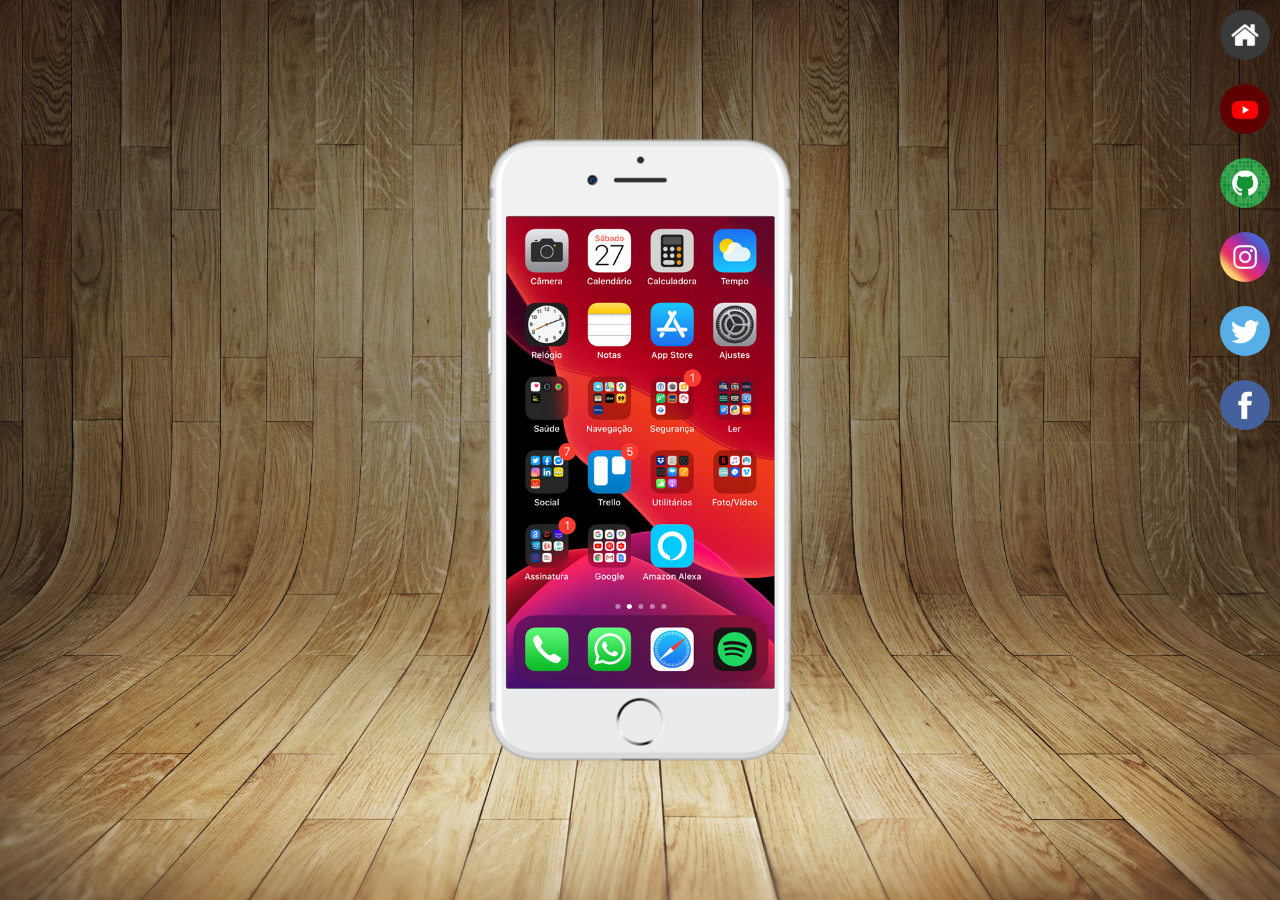
<file: index.html>
<!DOCTYPE html>
<html lang="pt-br">
  <head>
    <meta charset="UTF-8" />
    <meta http-equiv="X-UA-Compatible" content="IE=edge" />
    <meta name="viewport" content="width=device-width, initial-scale=1.0" />
    <title>Projeto social</title>
    <link rel="shortcut icon" href="favicon.ico" type="image/x-icon" />
    <link rel="stylesheet" href="style.css" />
  </head>
  <body>
    <main>
      <section id="telefone">
        <iframe
          src="pages/home-page.html"
          frameborder="0"
          id="tela"
          name="tela"
        ></iframe>
      </section>

      <section class="redes__socias">
        <a href="./pages/home-page.html" target="tela"
          ><img src="imagens/logo-home.jpg" alt="" /></a
        ><br />
        <a href="./pages/youtube-page.html" target="tela"
          ><img src="imagens/logo-youtube.jpg" alt="" /></a
        ><br />
        <a href="./pages/github-page.html" target="tela"
          ><img src="imagens/logo-github.jpg" alt="" /></a
        ><br />
        <a href="./pages/instagram-page.html" target="tela"
          ><img src="imagens/logo-instagram.jpg" alt="" /></a
        ><br />
        <a href="./pages/twitter-page.html" target="tela"
          ><img src="imagens/logo-twitter.jpg" alt="" /></a
        ><br />
        <a href="./pages/facebook-page.html" target="tela"
          ><img src="imagens/logo-facebook.jpg" alt="" /></a
        ><br />
      </section>
    </main>
  </body>
</html>
</file>
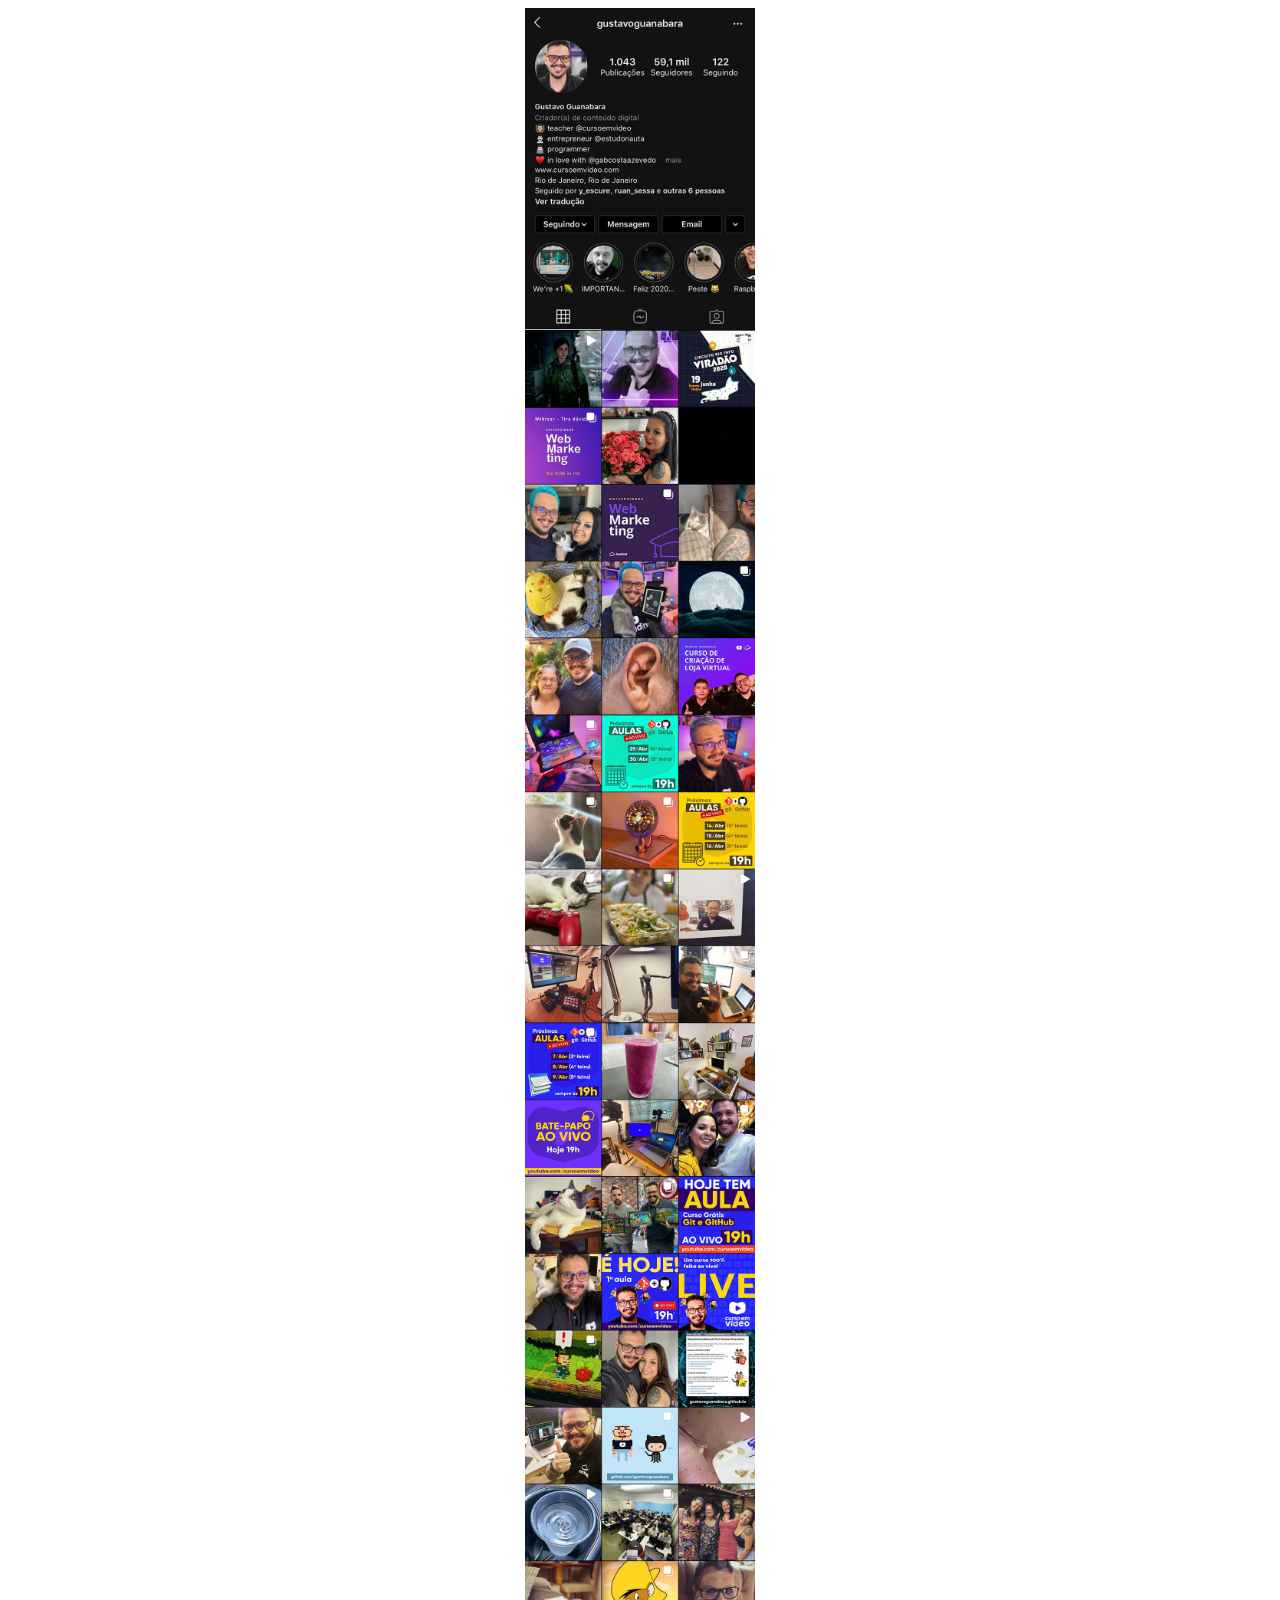
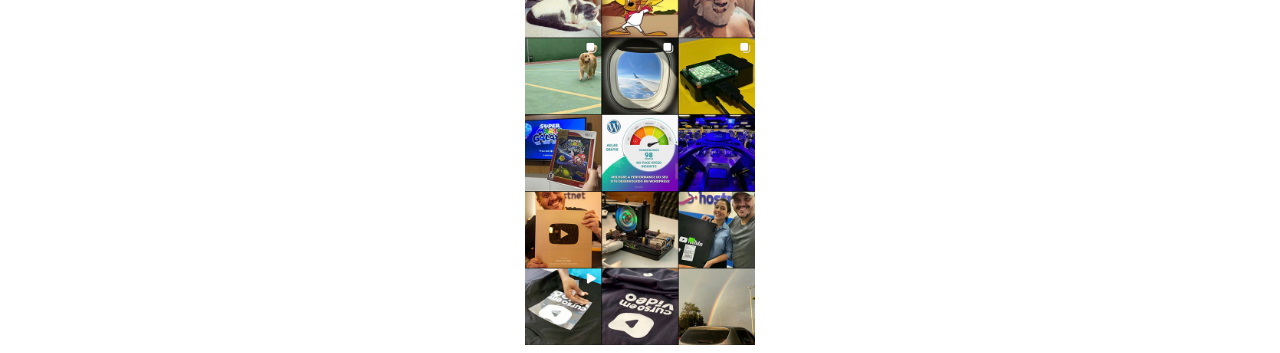
<file: instagram.html>
<!DOCTYPE html>
<html lang="pt-br">
<head>
    <meta charset="UTF-8">
    <meta http-equiv="X-UA-Compatible" content="IE=edge">
    <meta name="viewport" content="width=device-width, initial-scale=1.0">
    <title>Document</title>
    <style>
        img{
            display: block;
            margin: auto;
            width: 230px;
        }
    </style>
</head>
<body>
    <img src="imagens/tela-instagram.jpg" alt="">
</body>
</html>
</file>
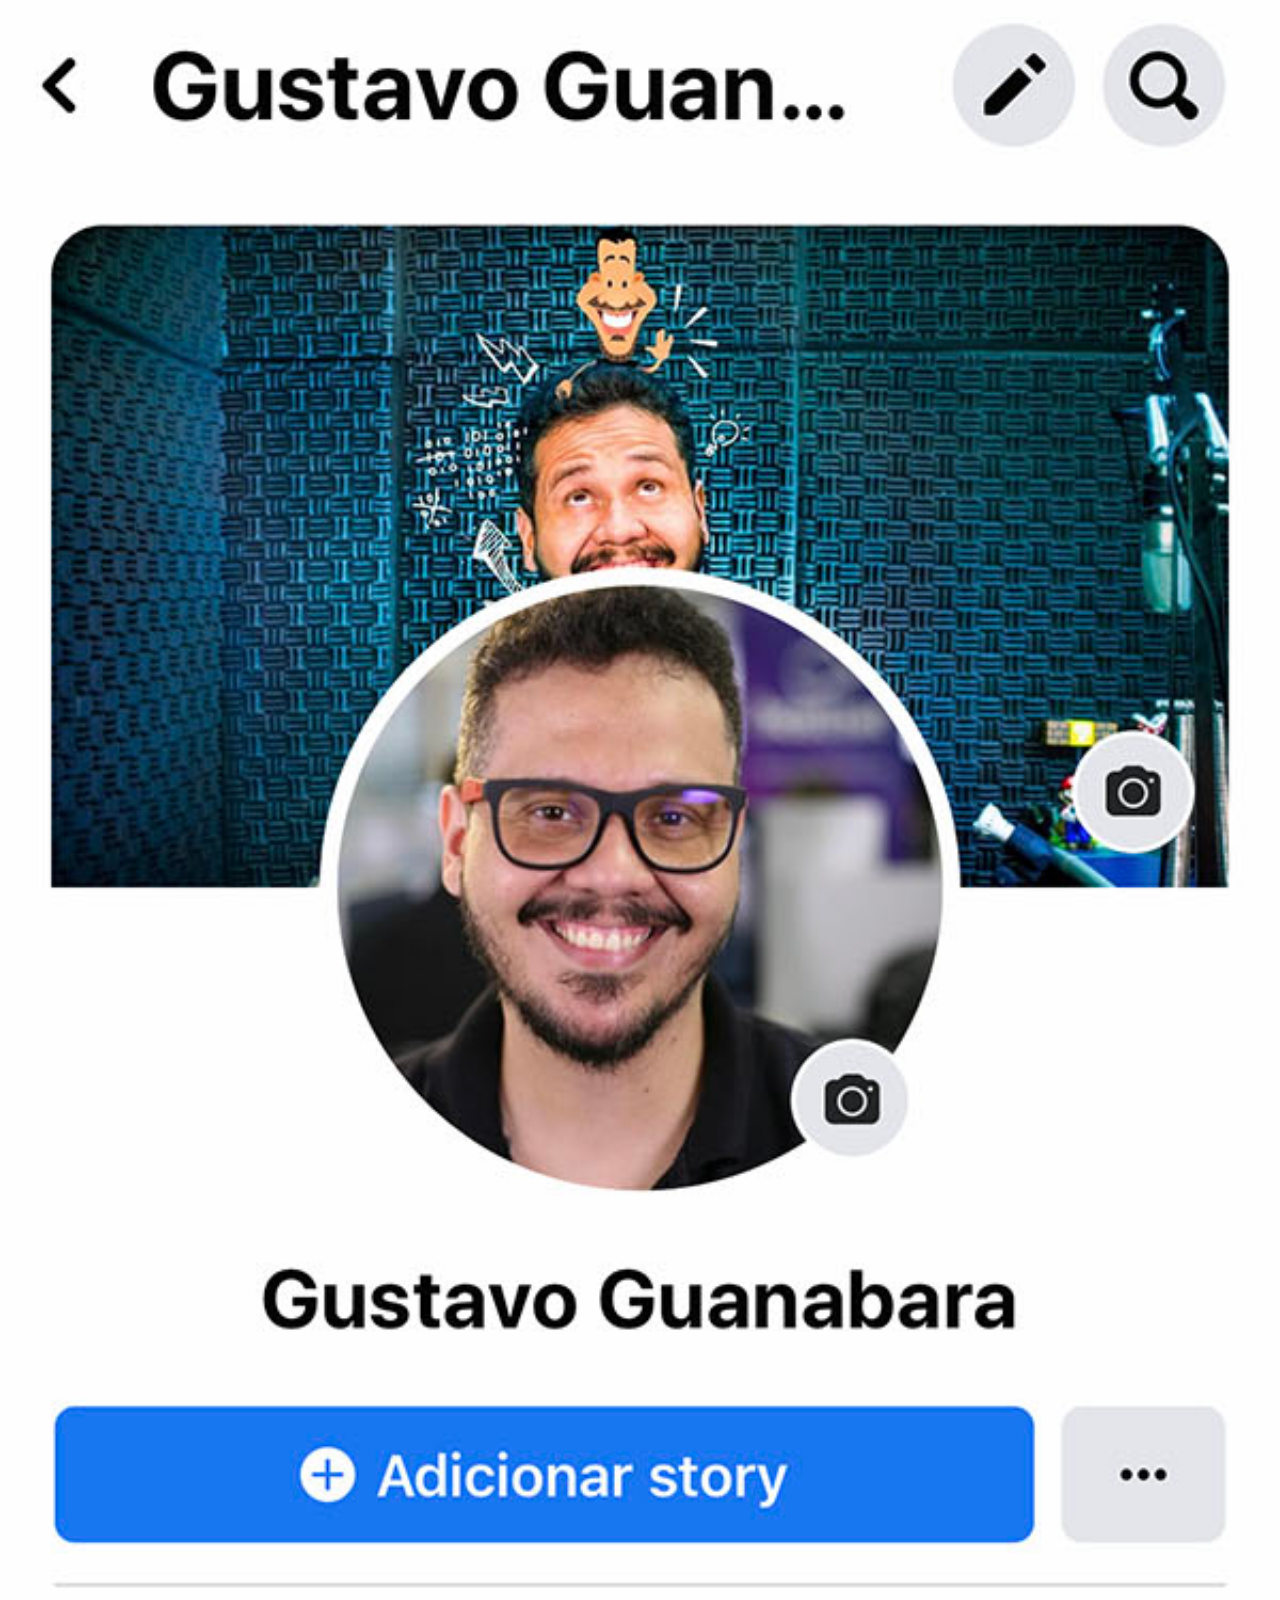
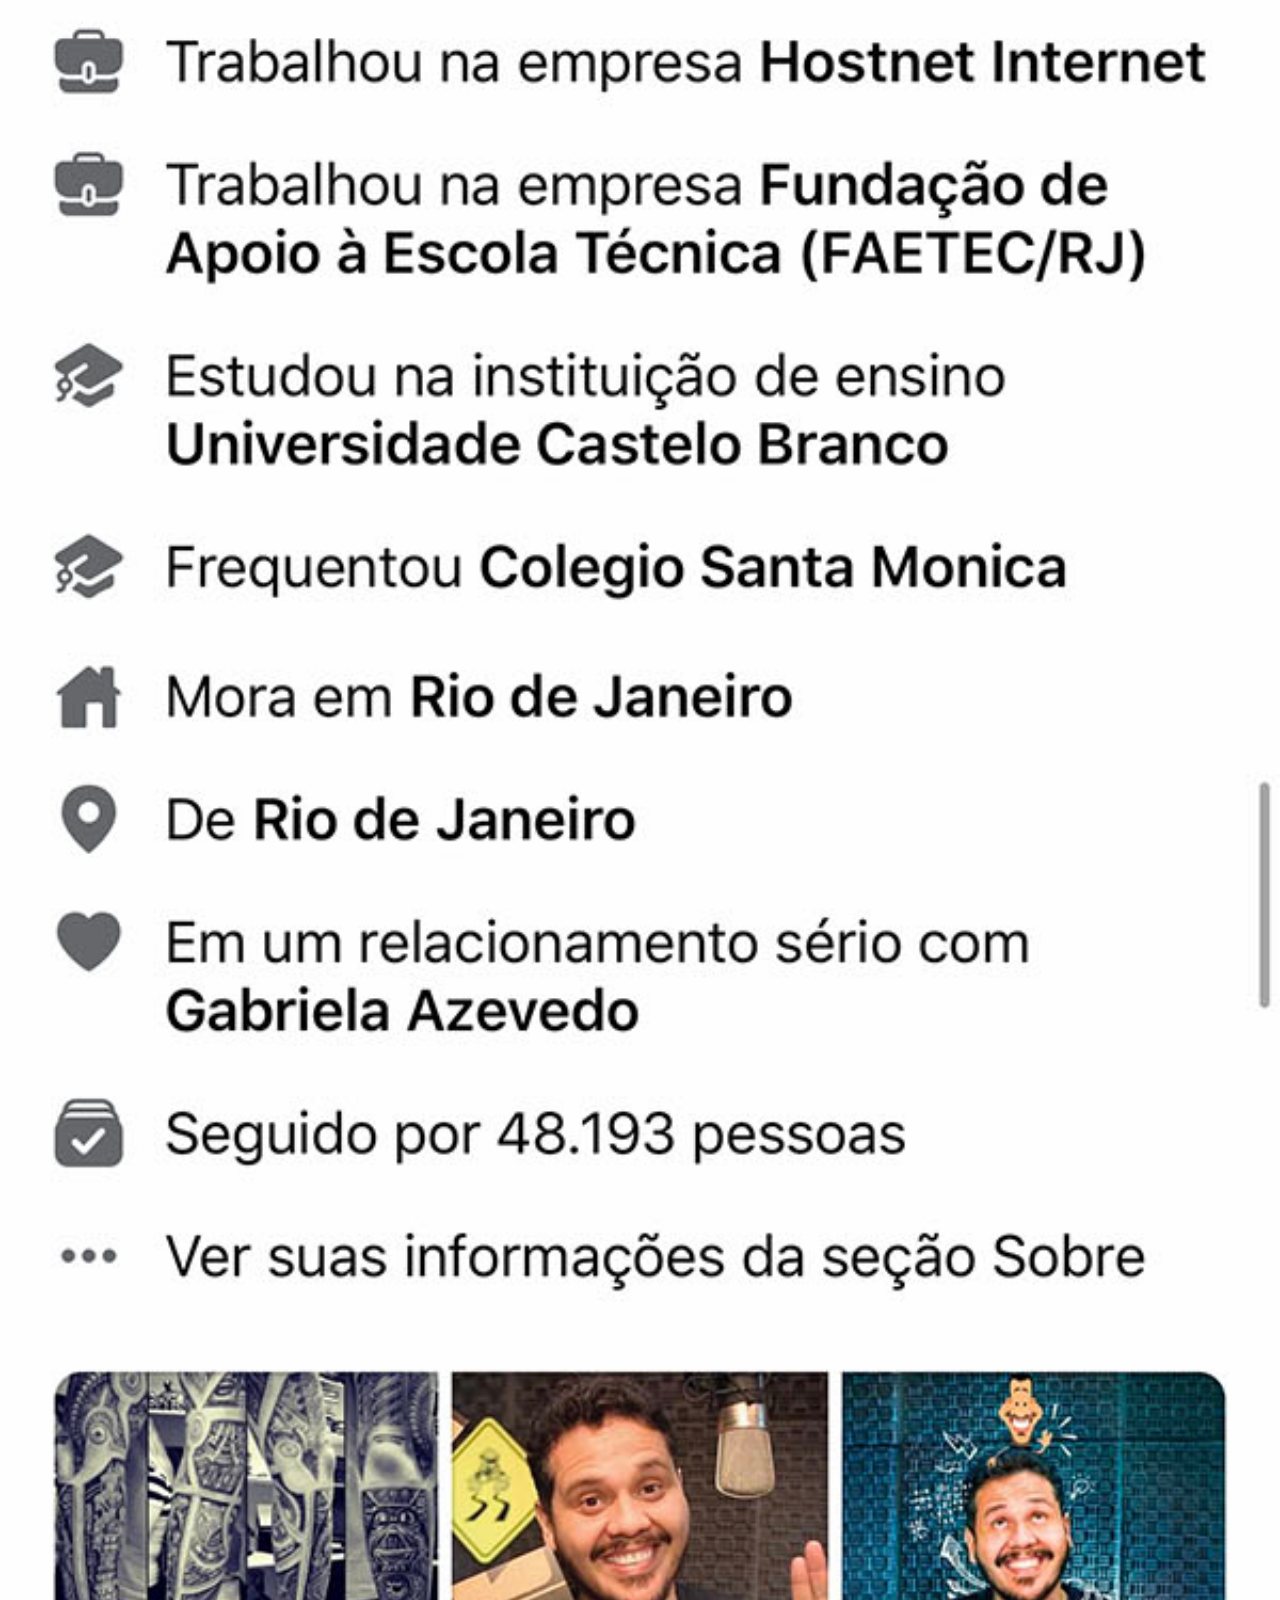
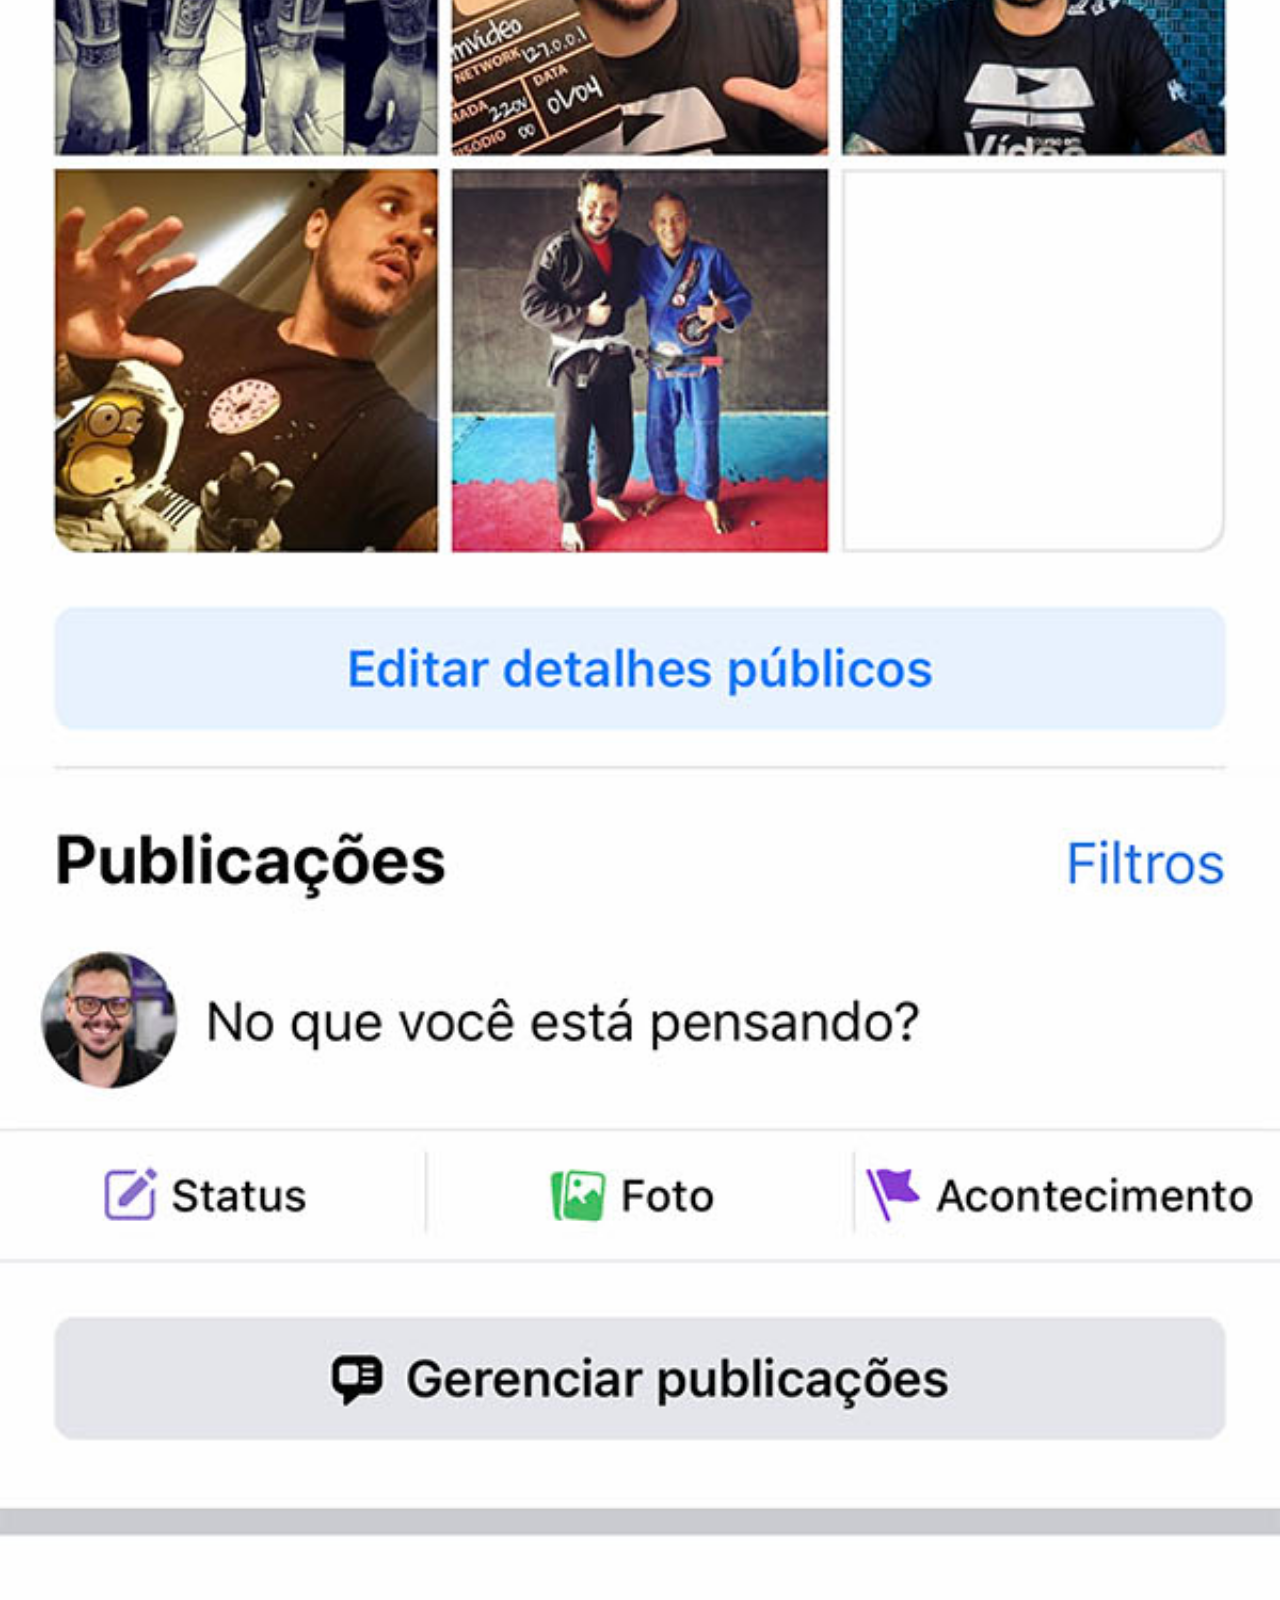
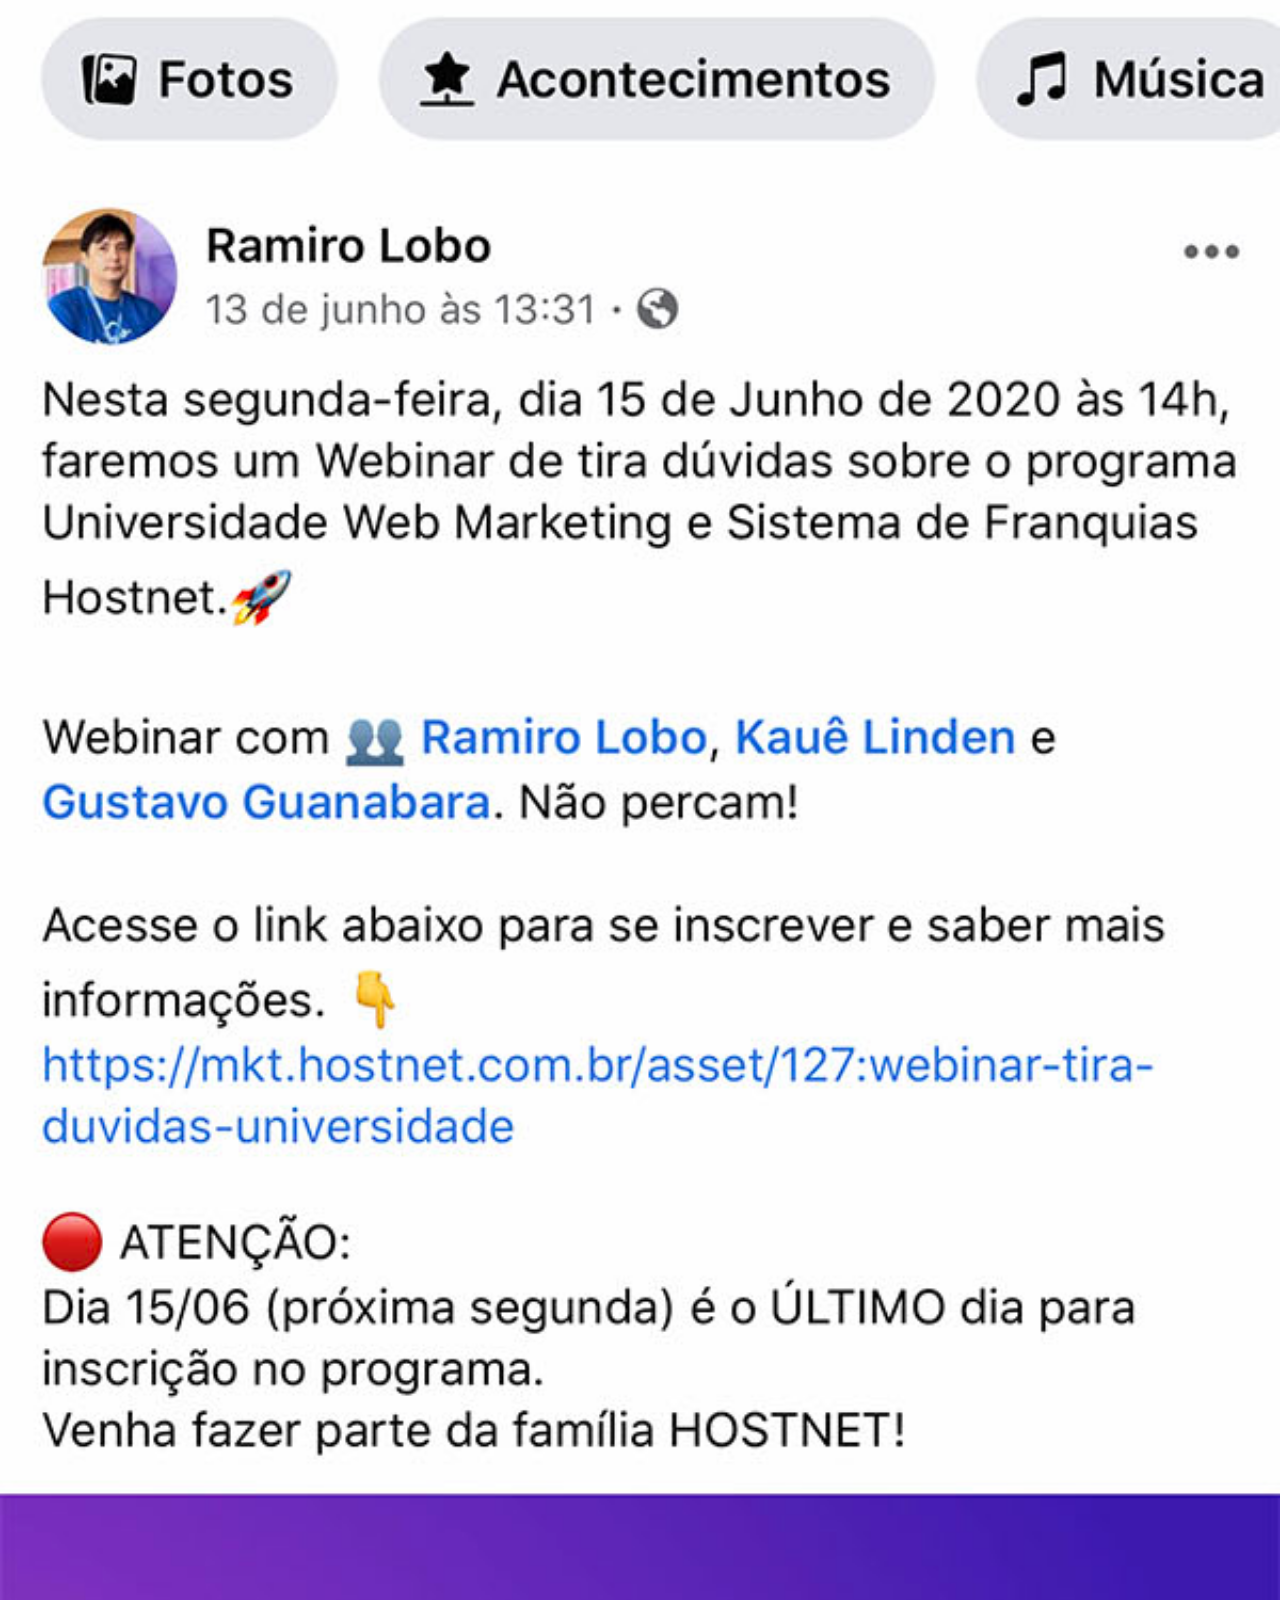
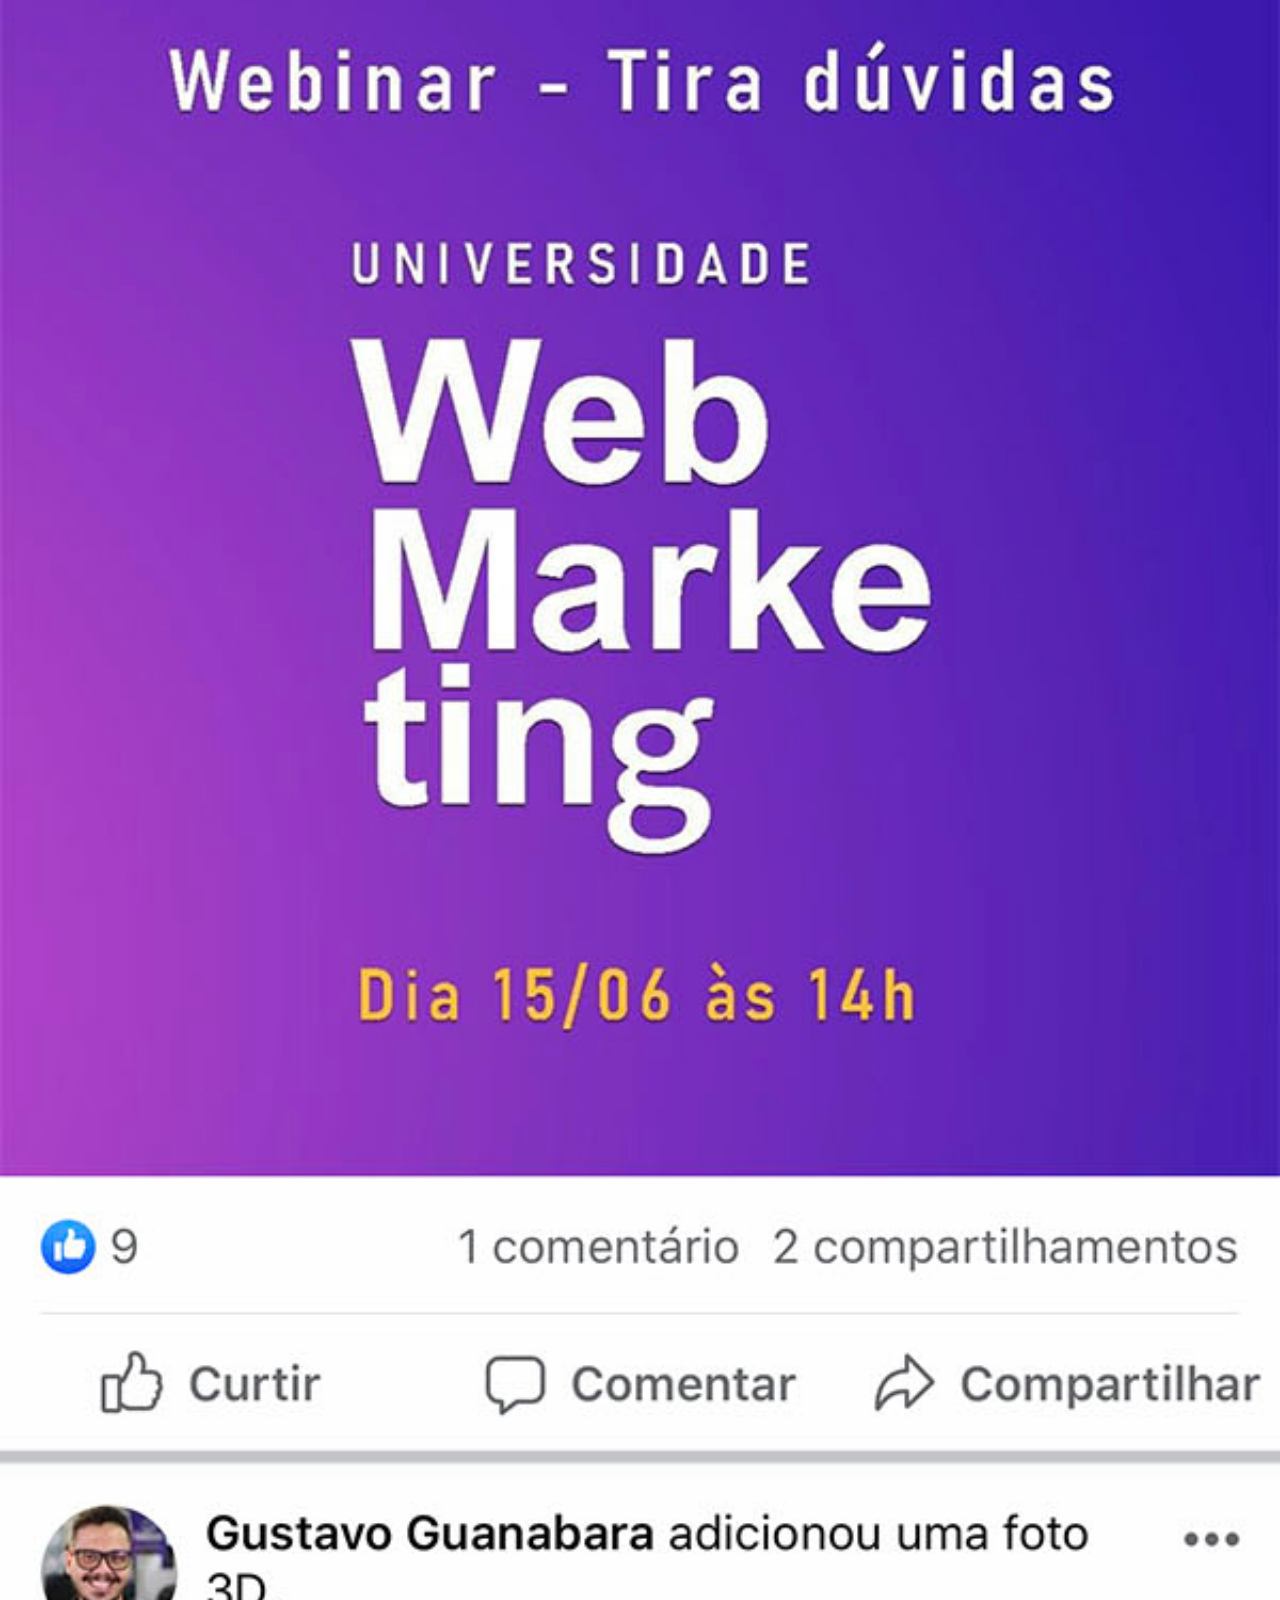
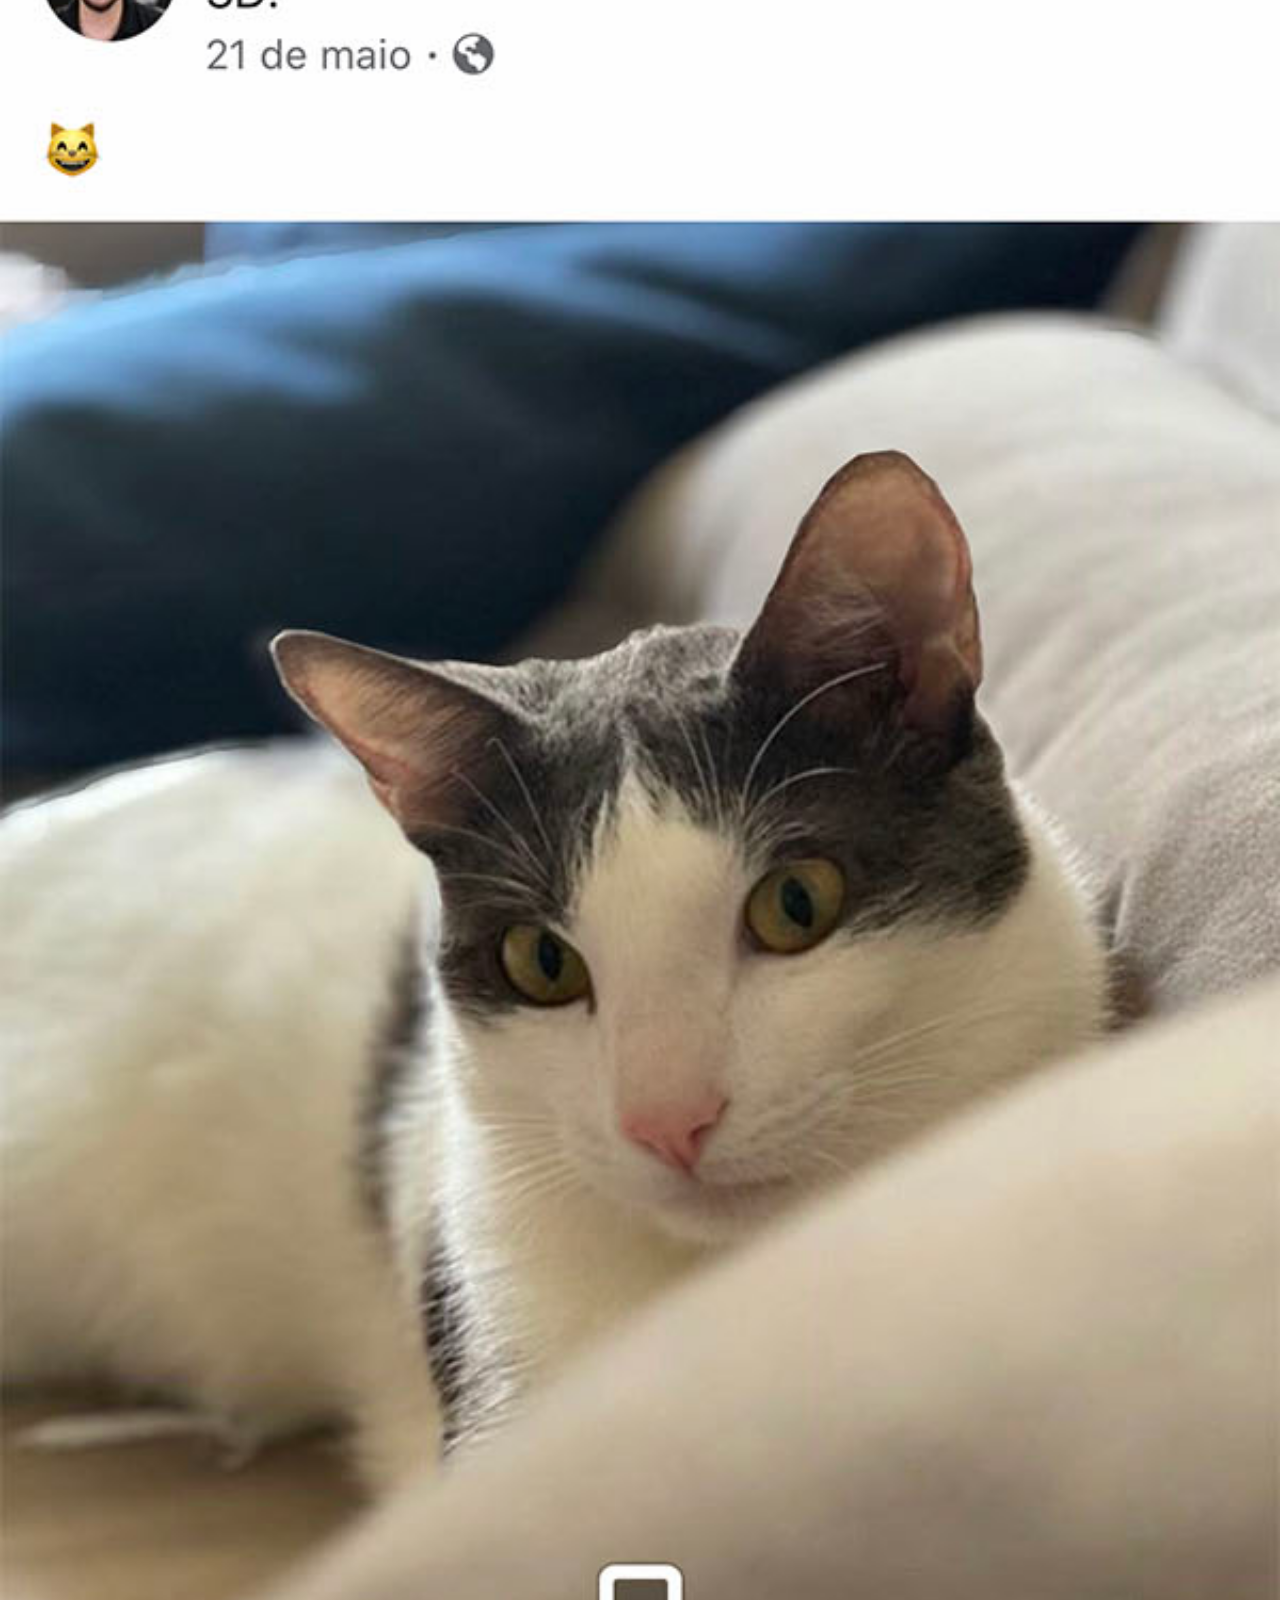
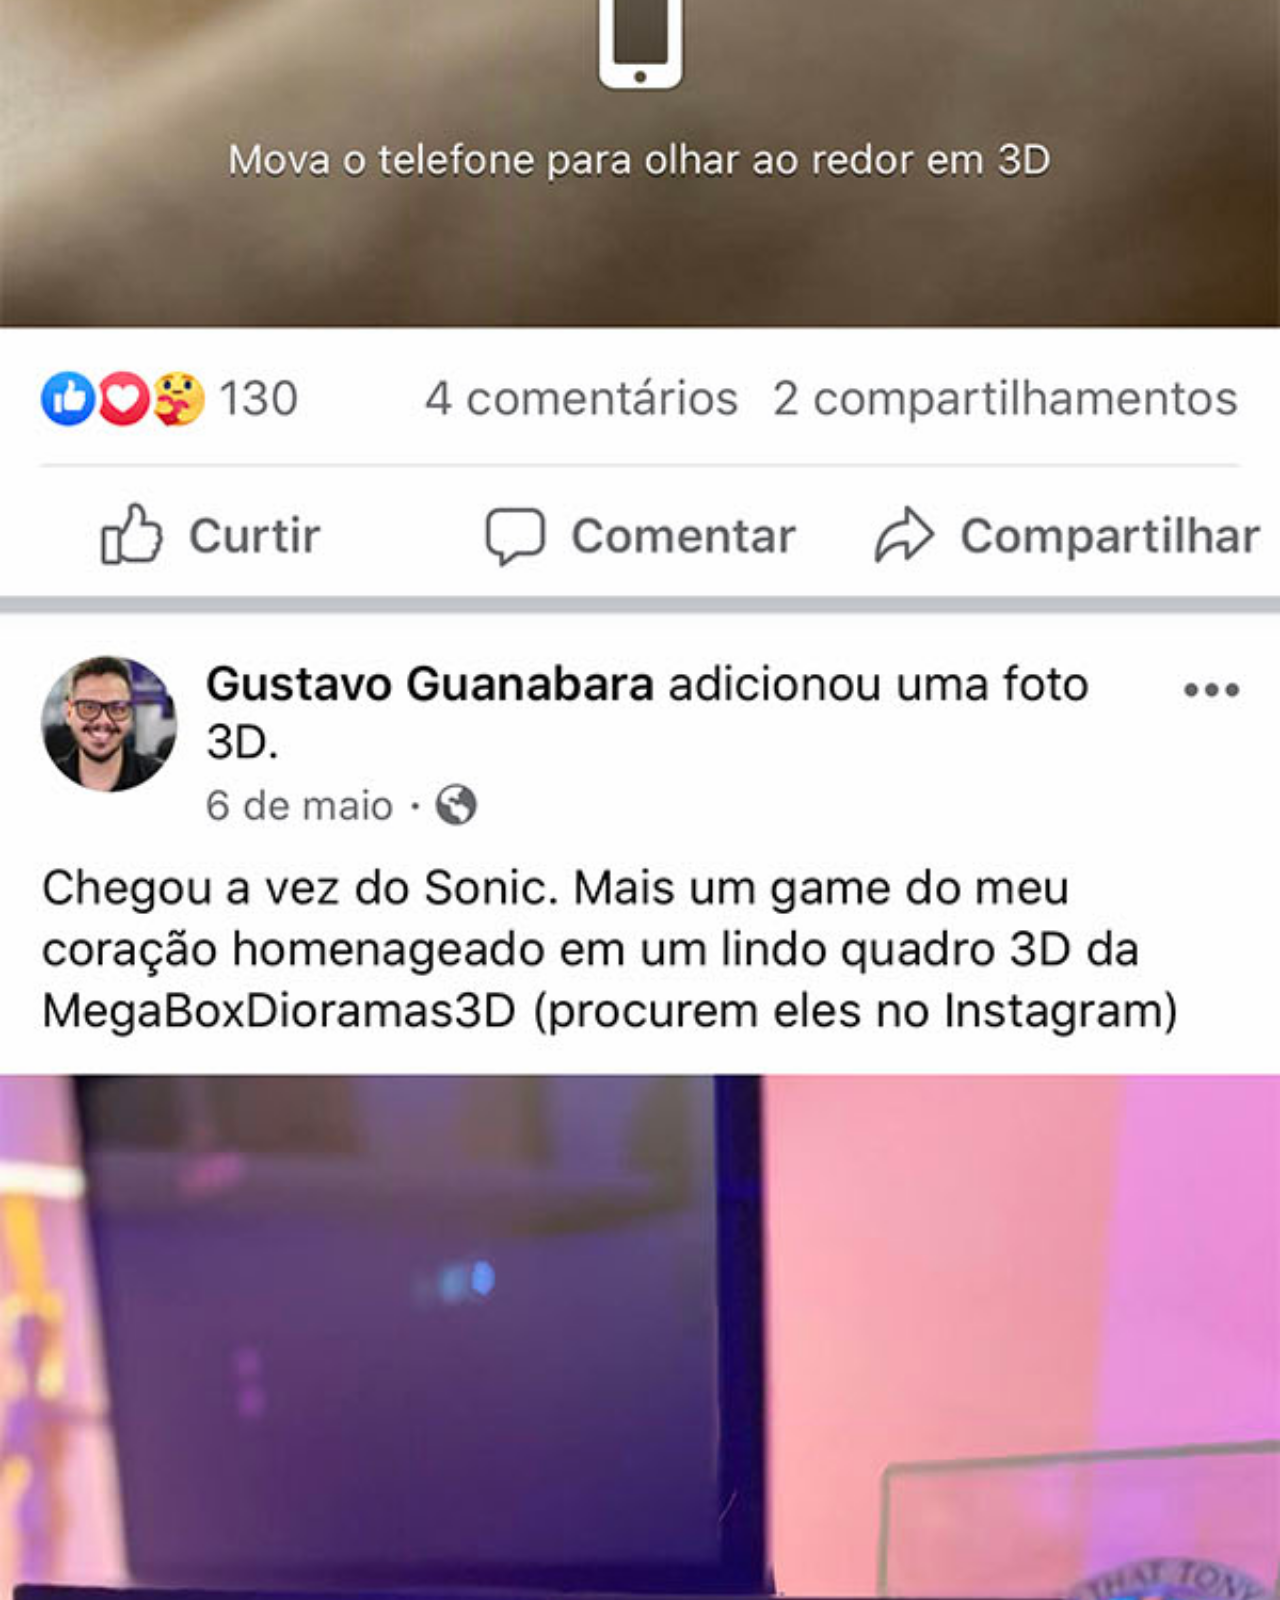
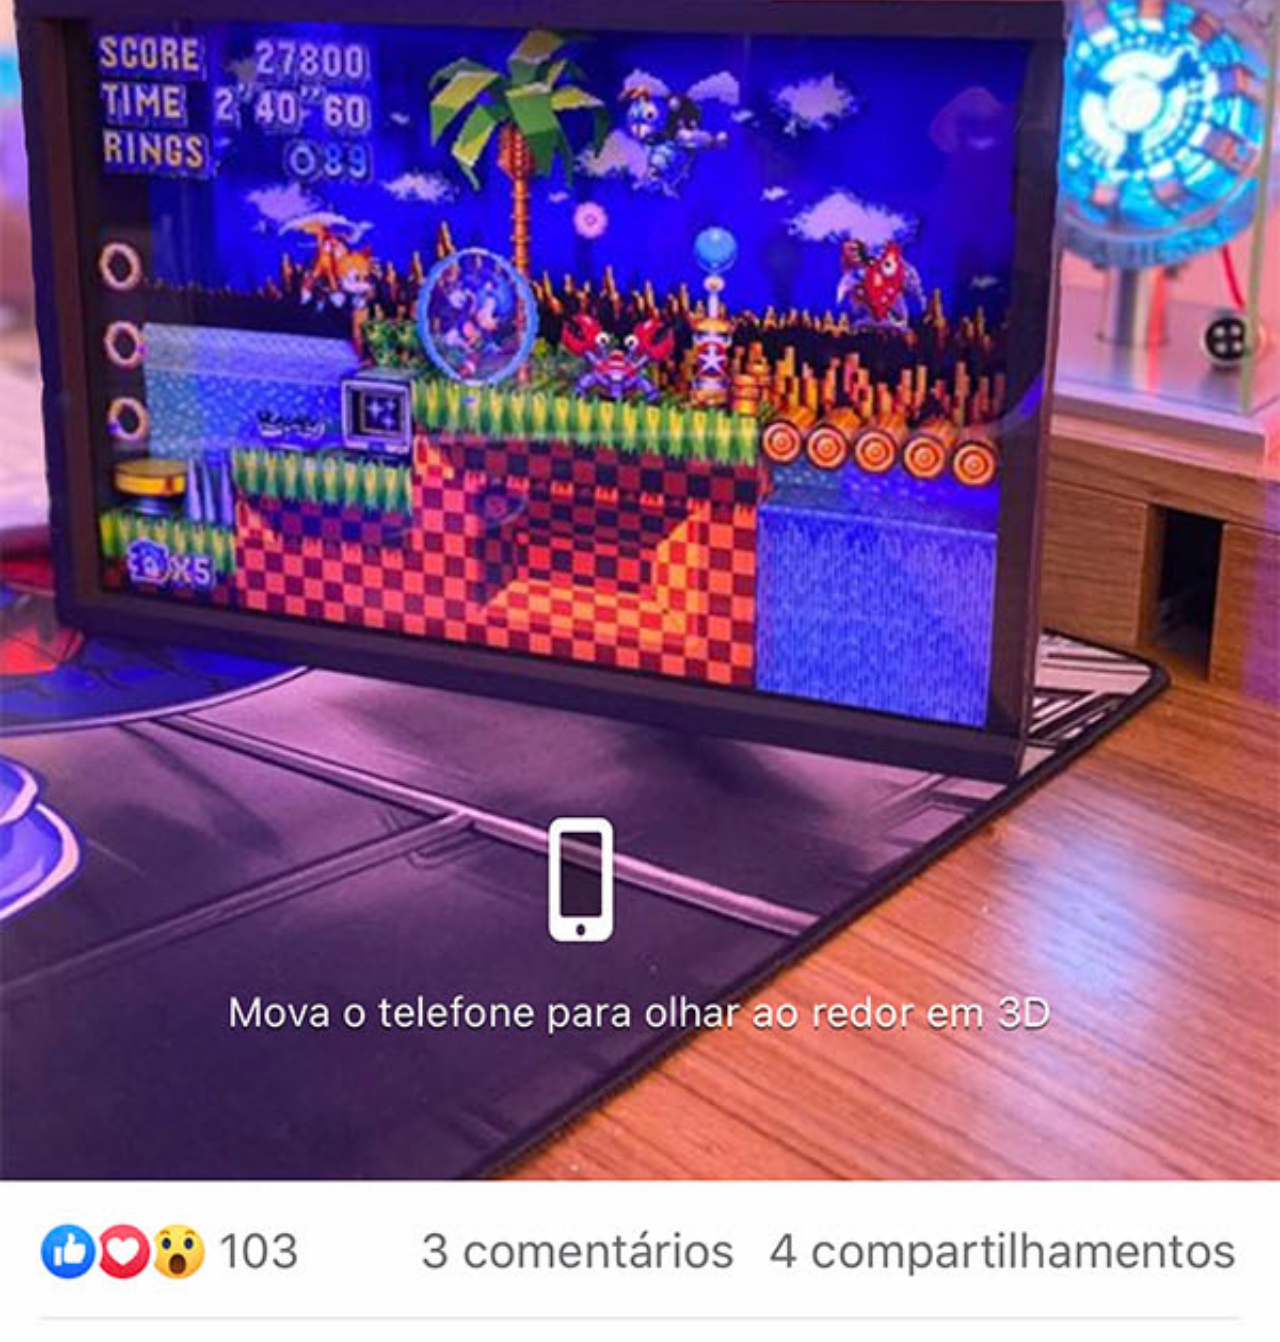
<file: pages/facebook-page.html>
<!DOCTYPE html>
<html lang="pt-br">
<head>
    <meta charset="UTF-8">
    <meta http-equiv="X-UA-Compatible" content="IE=edge">
    <meta name="viewport" content="width=device-width, initial-scale=1.0">
    <title>Home page</title>
    <style>
     *{
         margin: 0px;
         padding: 0px;
      }
      ::-webkit-scrollbar{
         width: 0px;
         height: 0px;
      }
      img{
         width: 100vw;
      }
    </style>
</head>
<body>
   <img src="../imagens/tela-facebook.jpg" alt="">
</body>
</html>
</file>
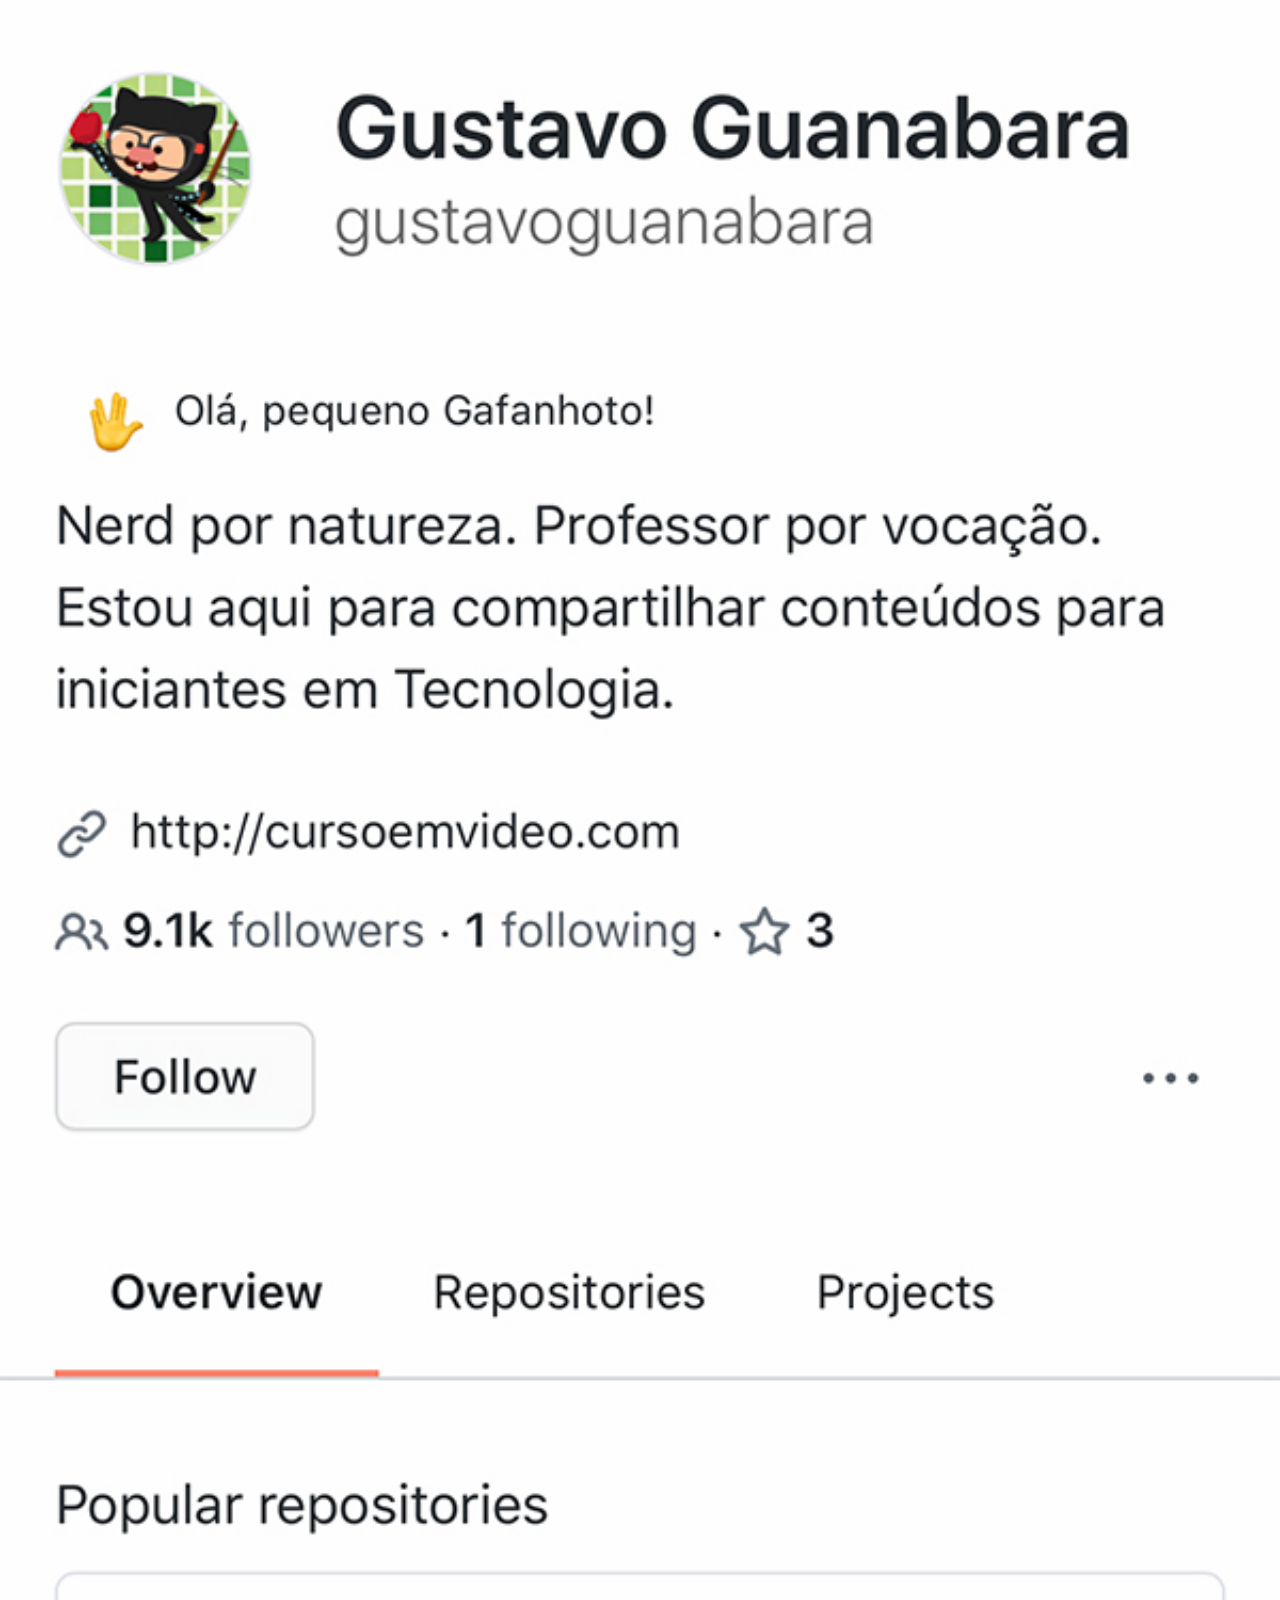
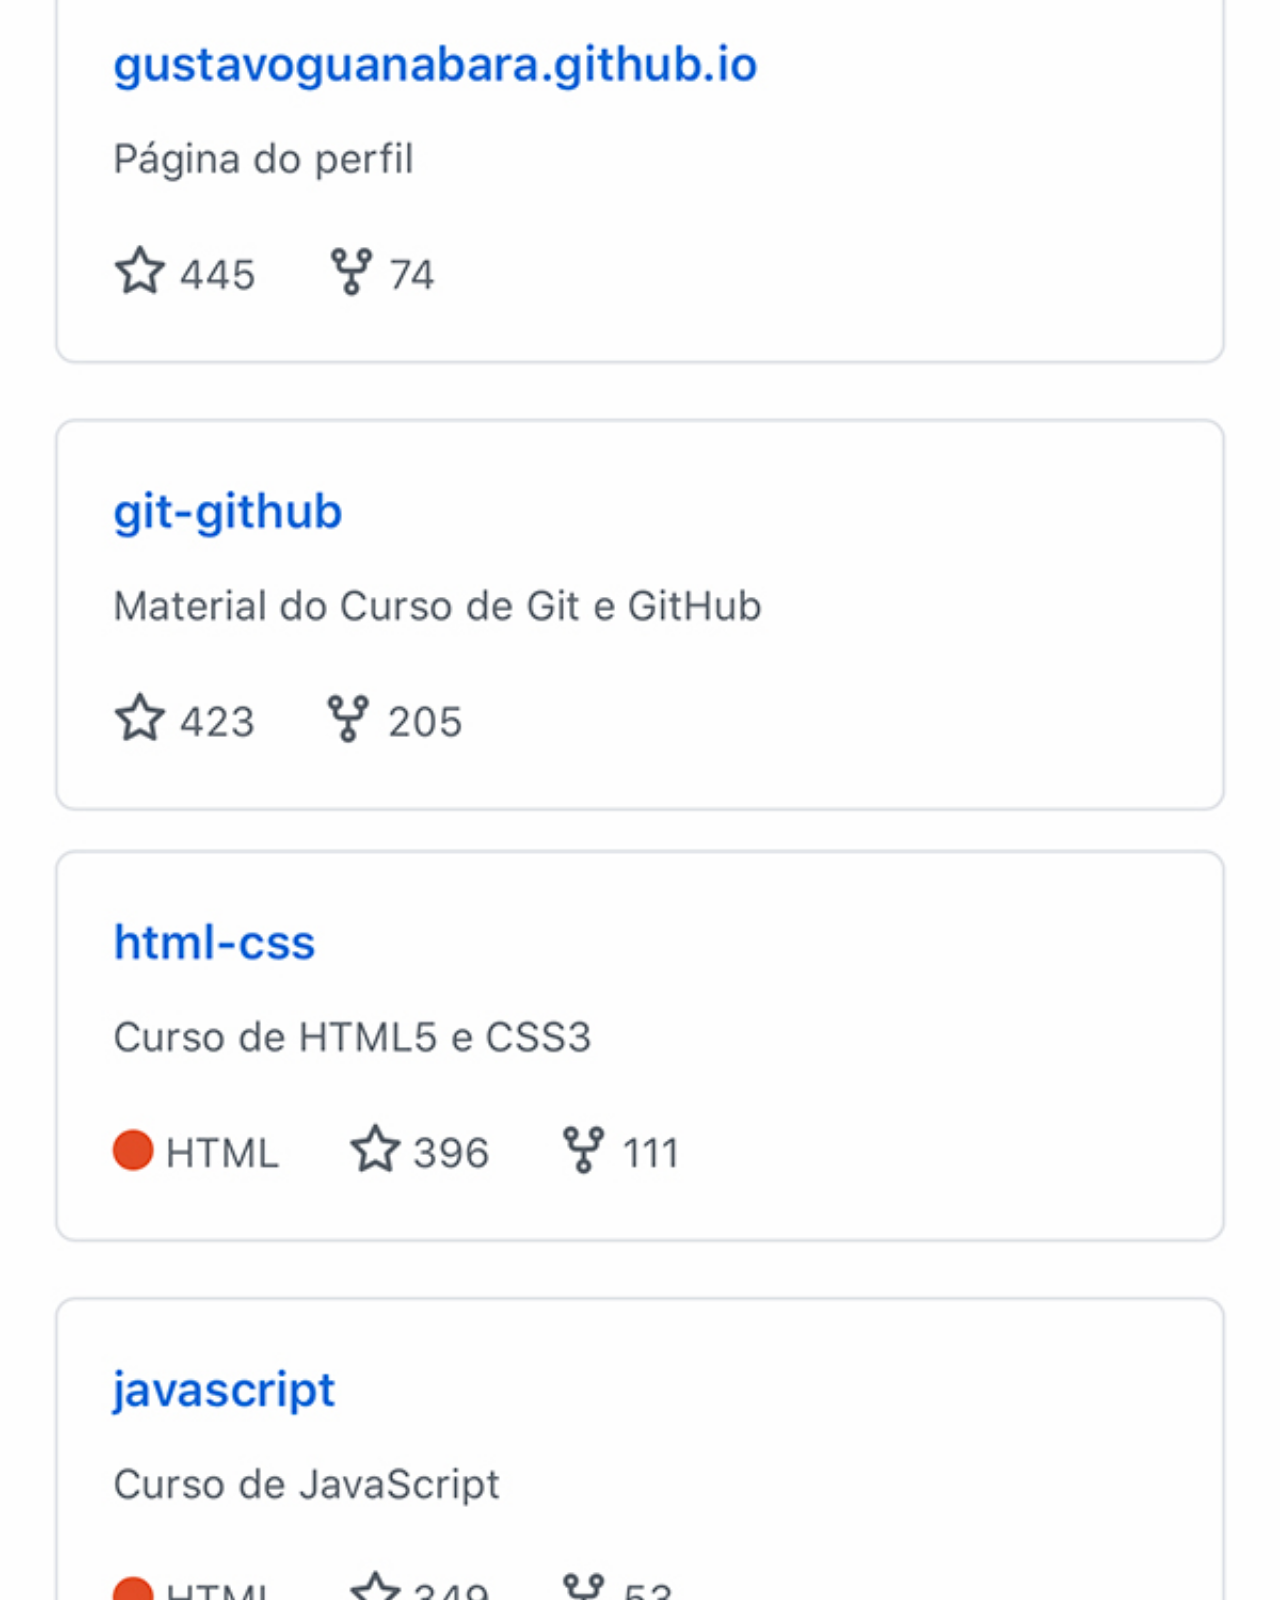
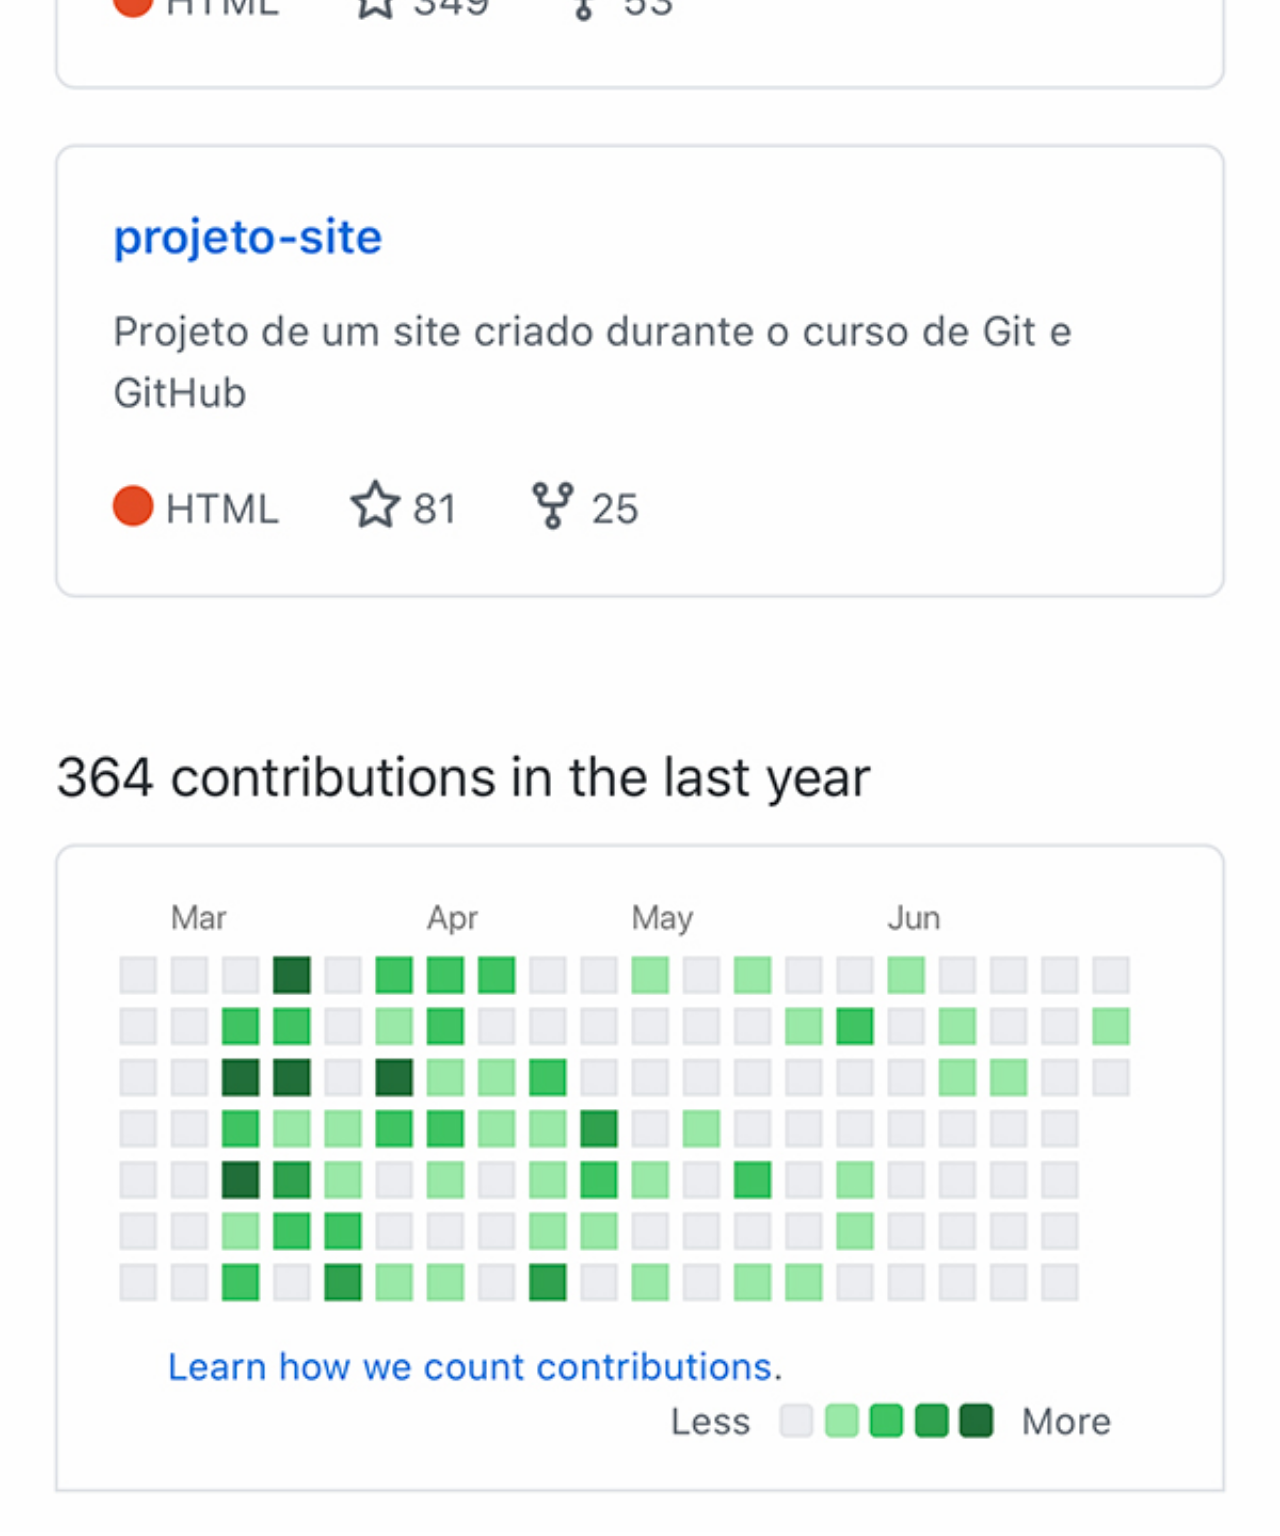
<file: pages/github-page.html>
<!DOCTYPE html>
<html lang="pt-br">
<head>
    <meta charset="UTF-8">
    <meta http-equiv="X-UA-Compatible" content="IE=edge">
    <meta name="viewport" content="width=device-width, initial-scale=1.0">
    <title>Home page</title>
    <style>
    *{
         margin: 0px;
         padding: 0px;
      }
      ::-webkit-scrollbar{
         width: 0px;
         height: 0px;
      }
      img{
         width: 100vw;
      }
    </style>
</head>
<body>
   <img src="../imagens/tela-github.jpg" alt="">
</body>
</html>
</file>
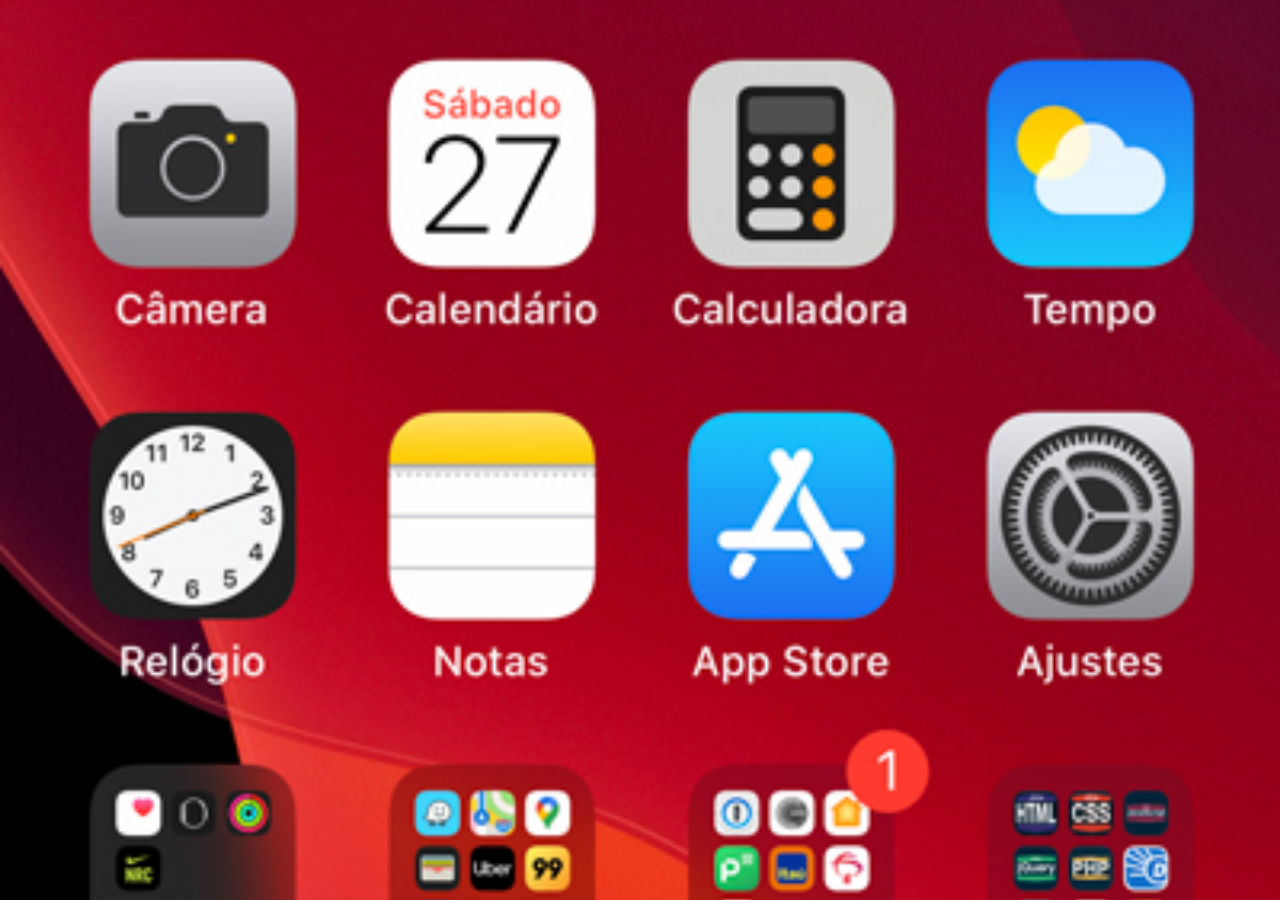
<file: pages/home-page.html>
<!DOCTYPE html>
<html lang="pt-br">
<head>
    <meta charset="UTF-8">
    <meta http-equiv="X-UA-Compatible" content="IE=edge">
    <meta name="viewport" content="width=device-width, initial-scale=1.0">
    <title>Home page</title>
    <style>
     *{
        margin: 0px;
        padding: 0px;
     }
     body{
        height: 100vh;
        background:black url(../imagens/tela-home.jpg) no-repeat top center;
        background-size: cover;
     }
    </style>
</head>
<body>
</body>
</html>
</file>
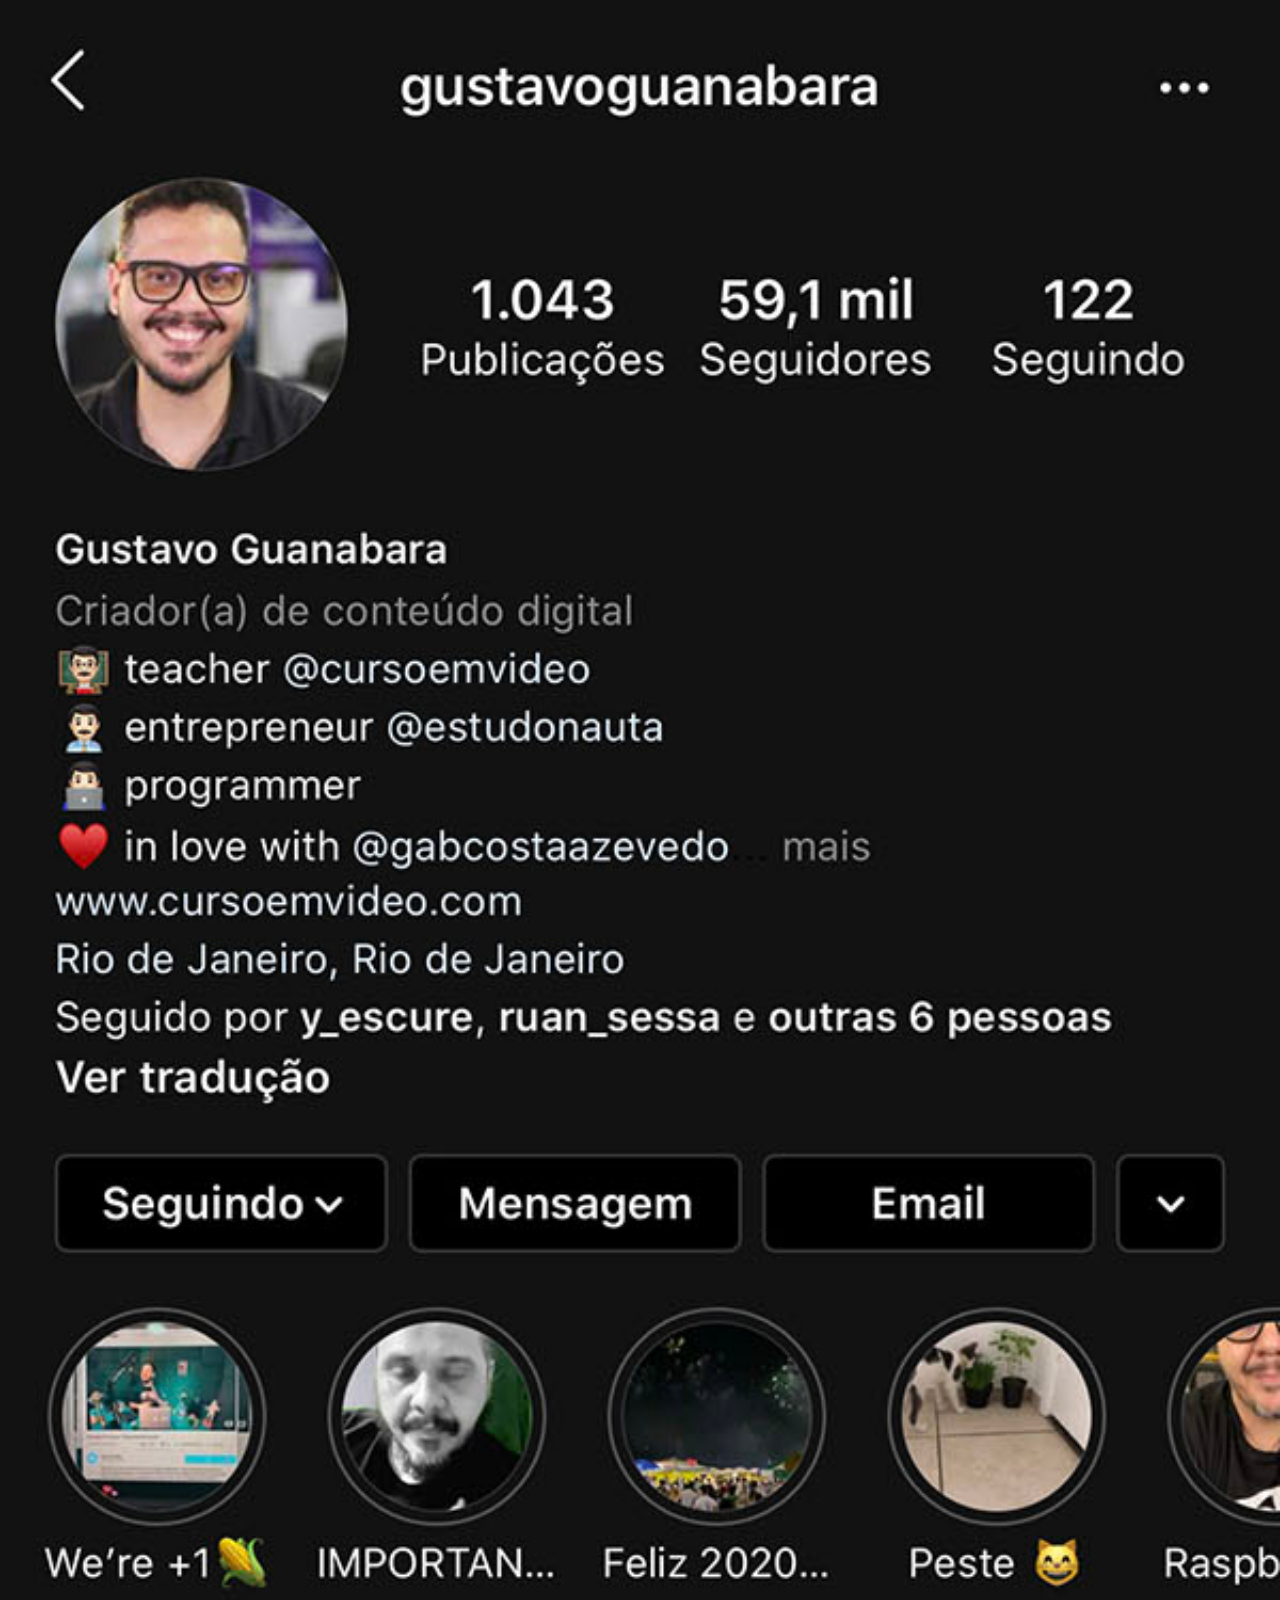
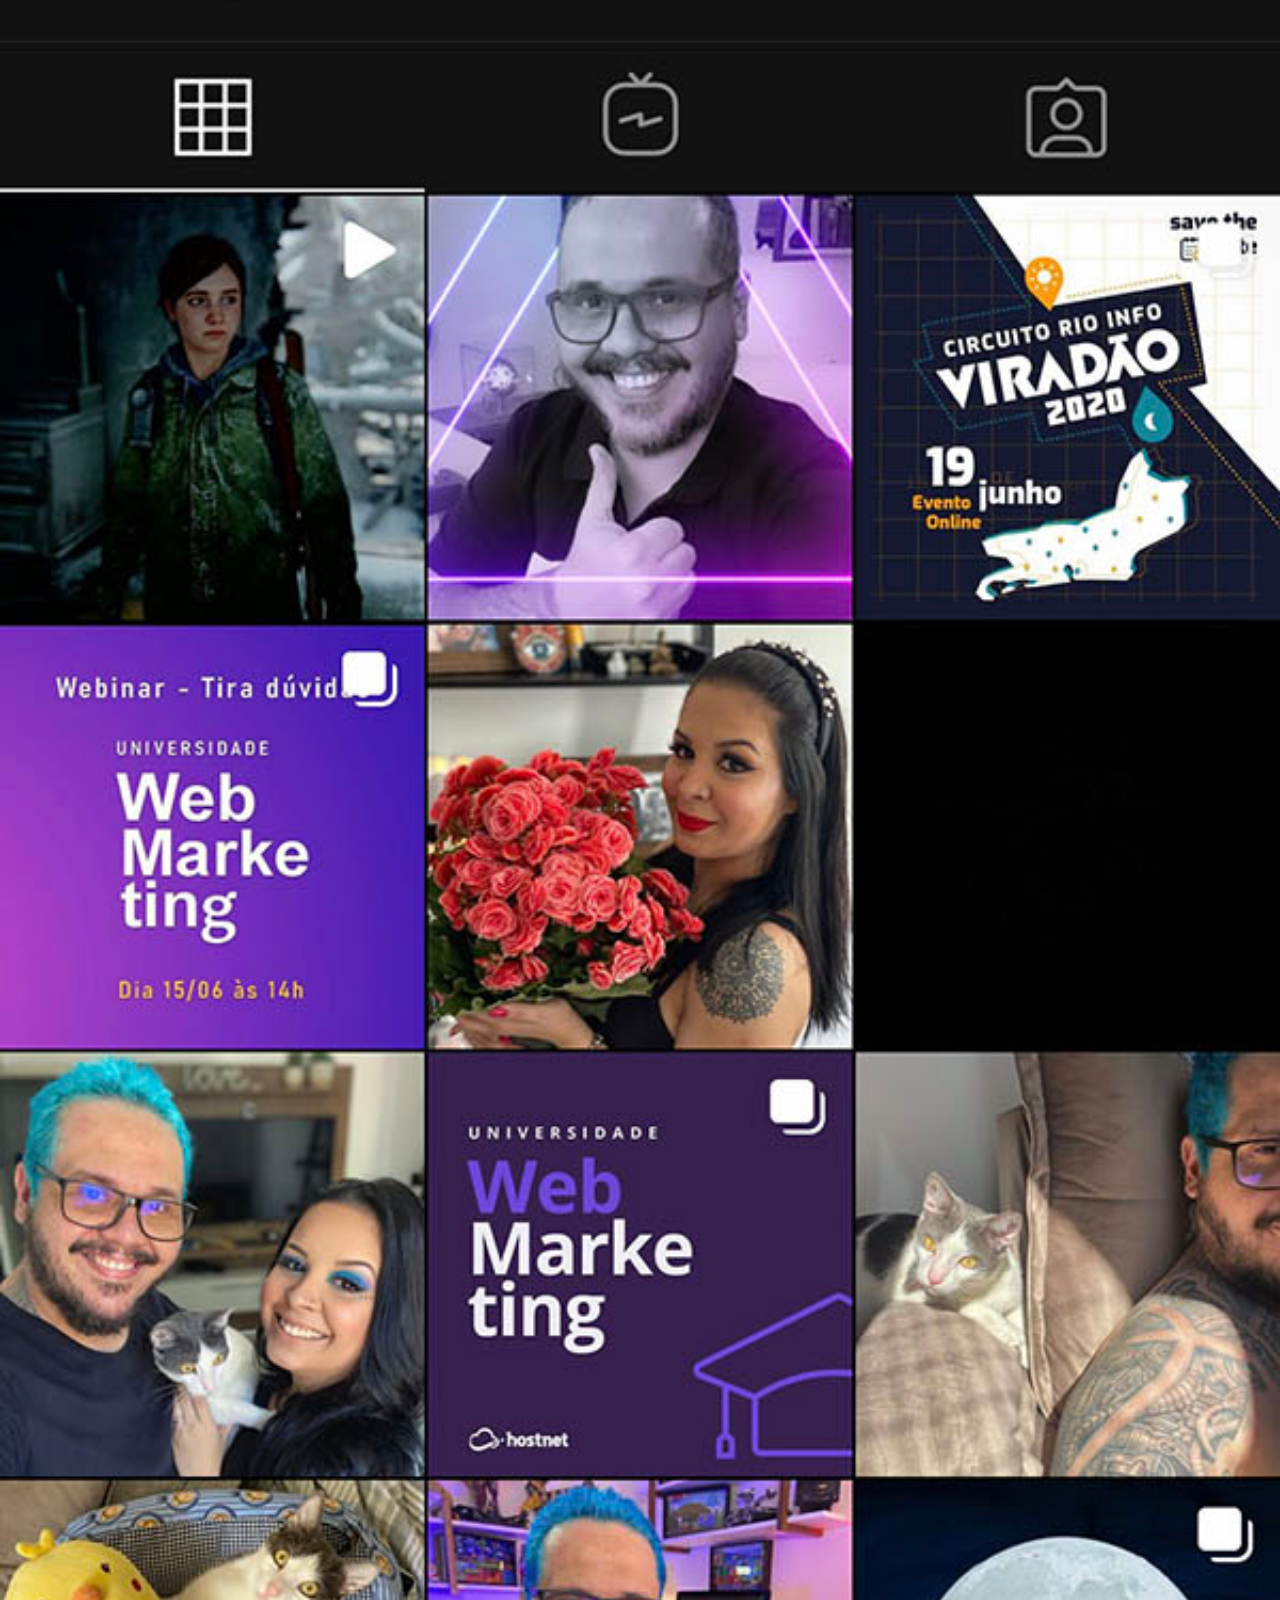
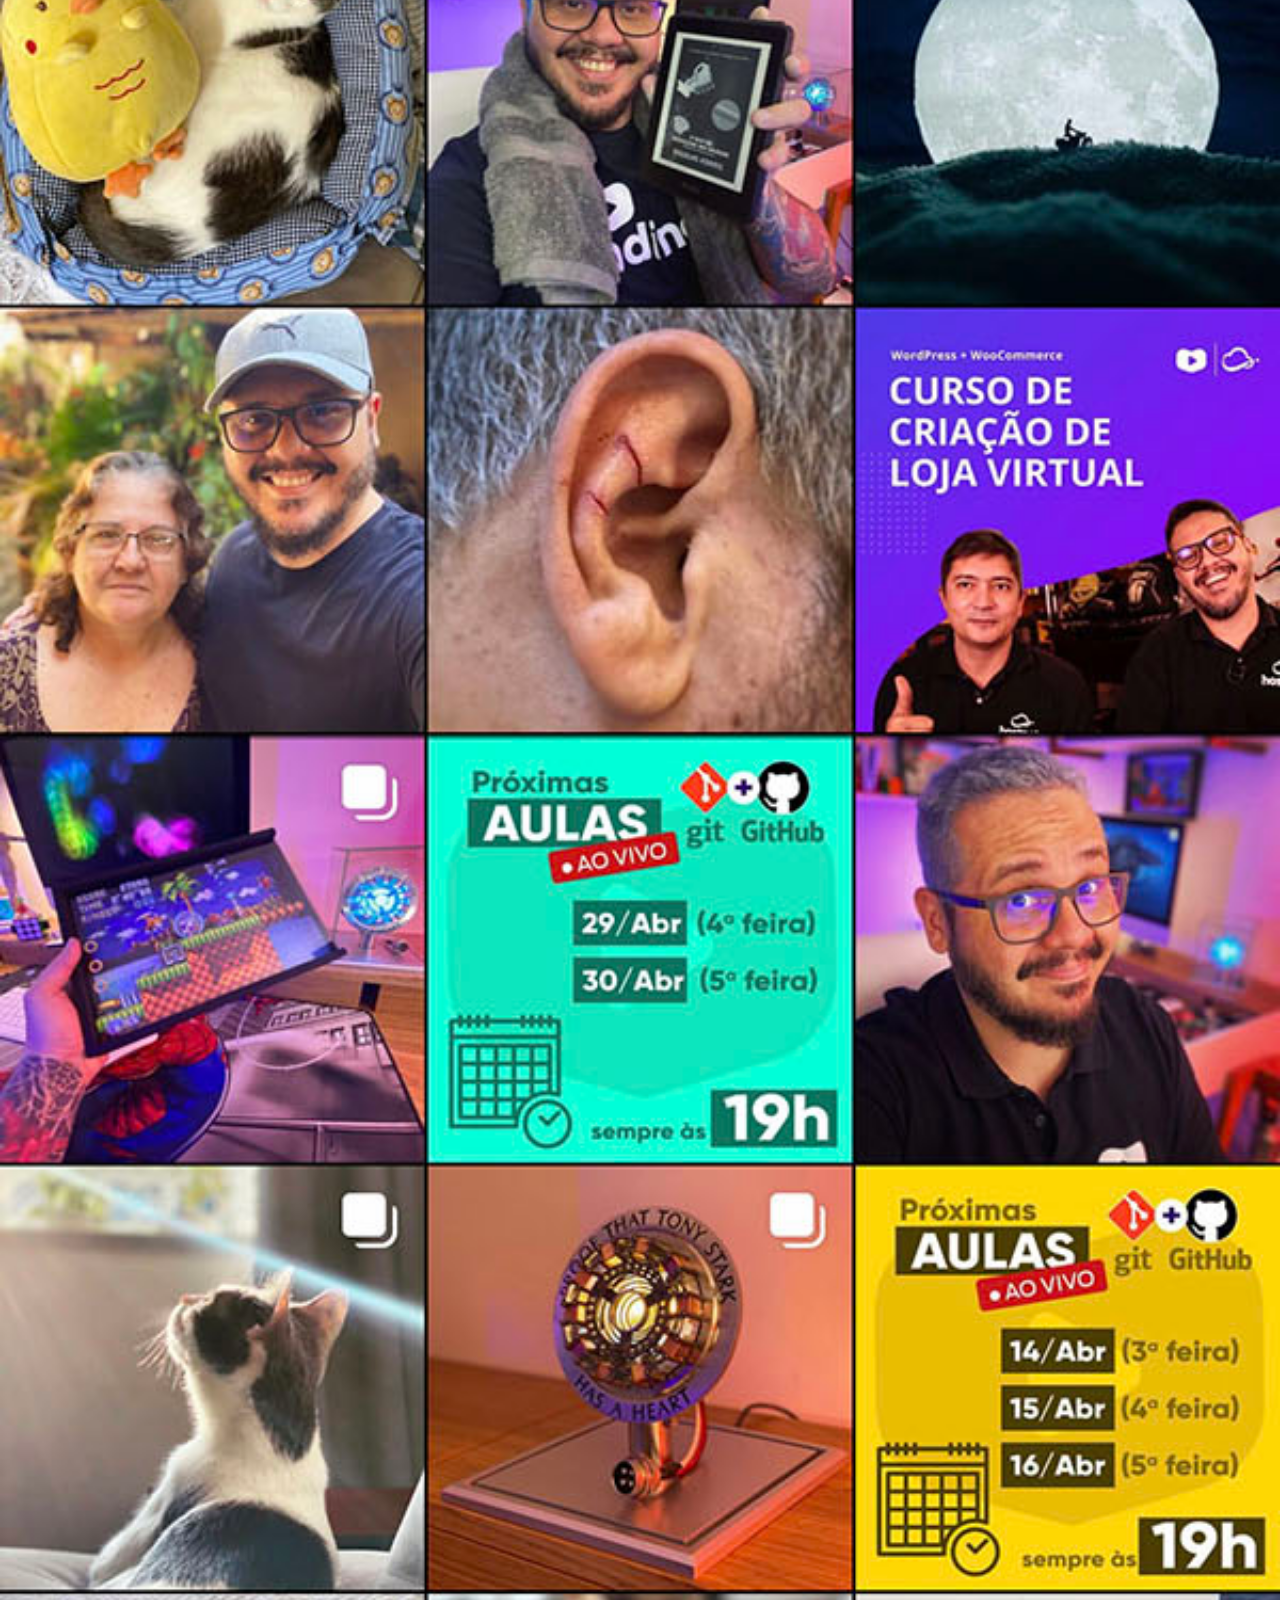
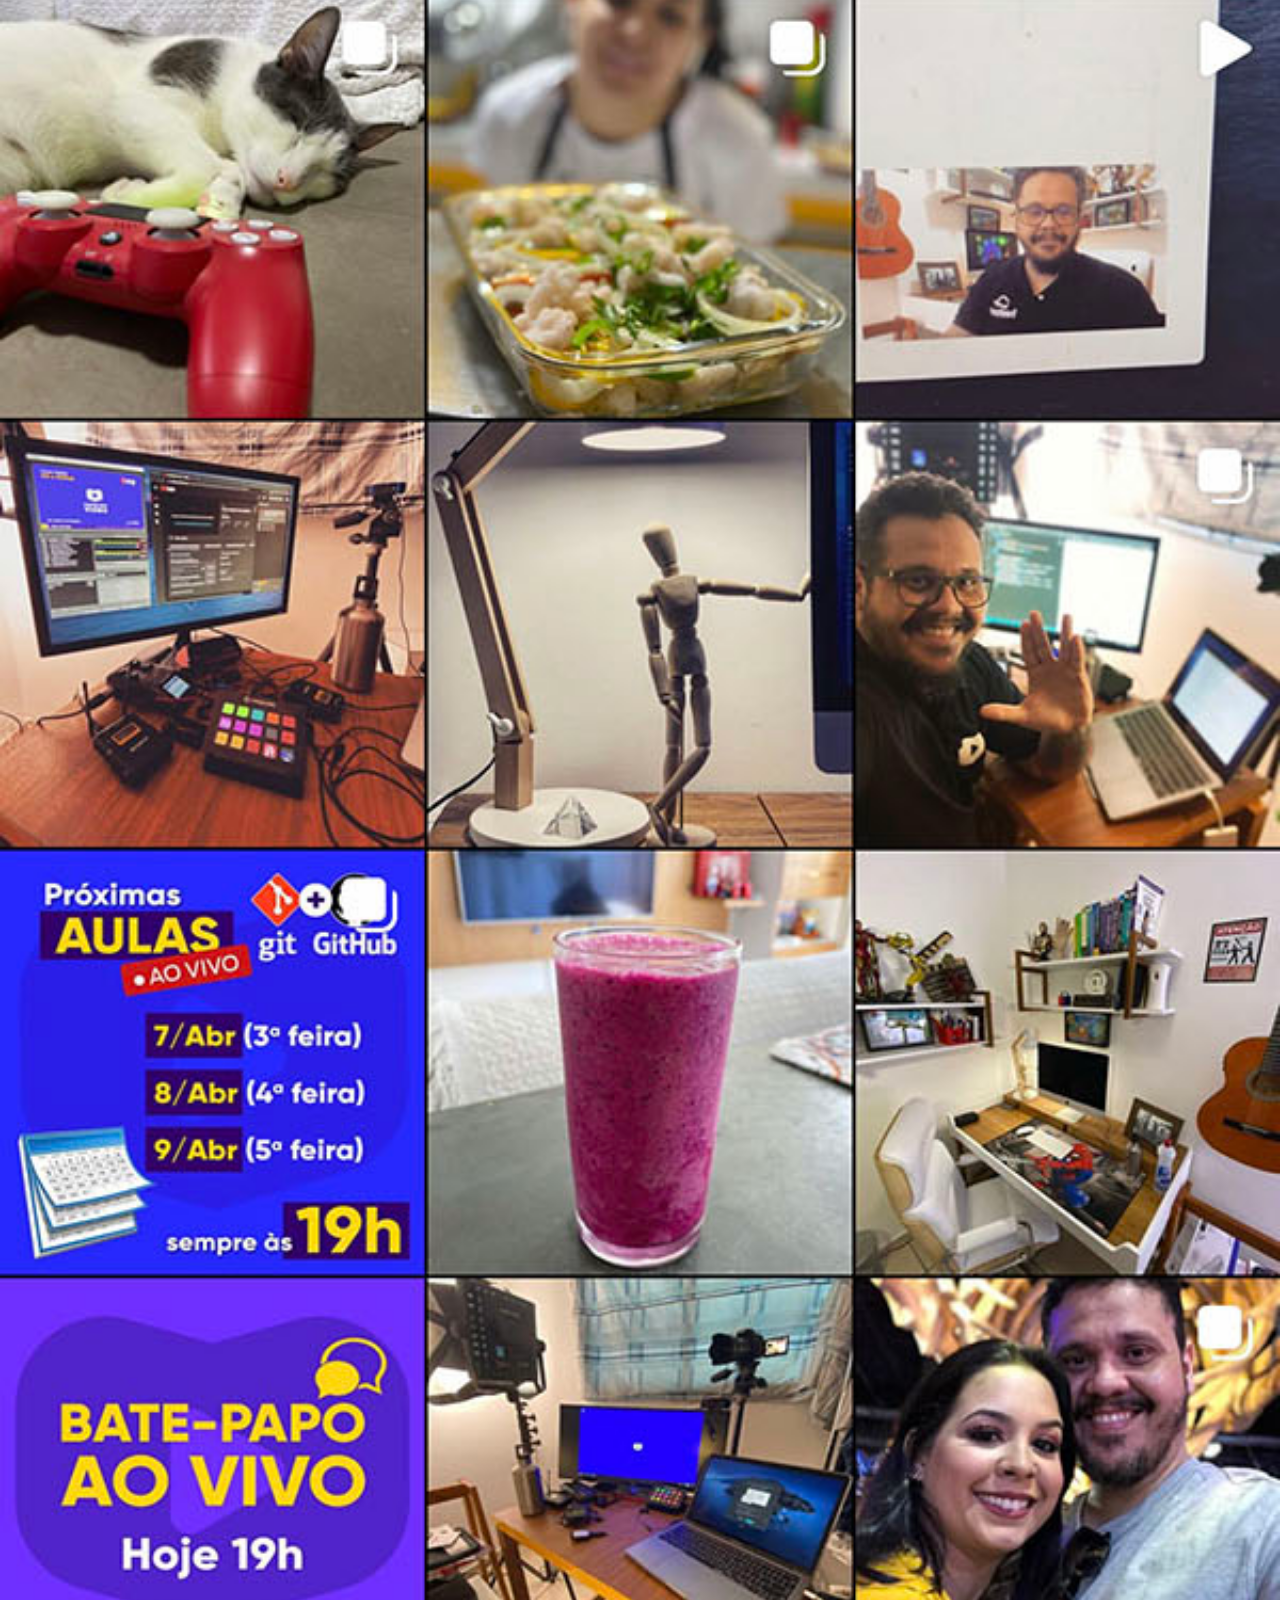
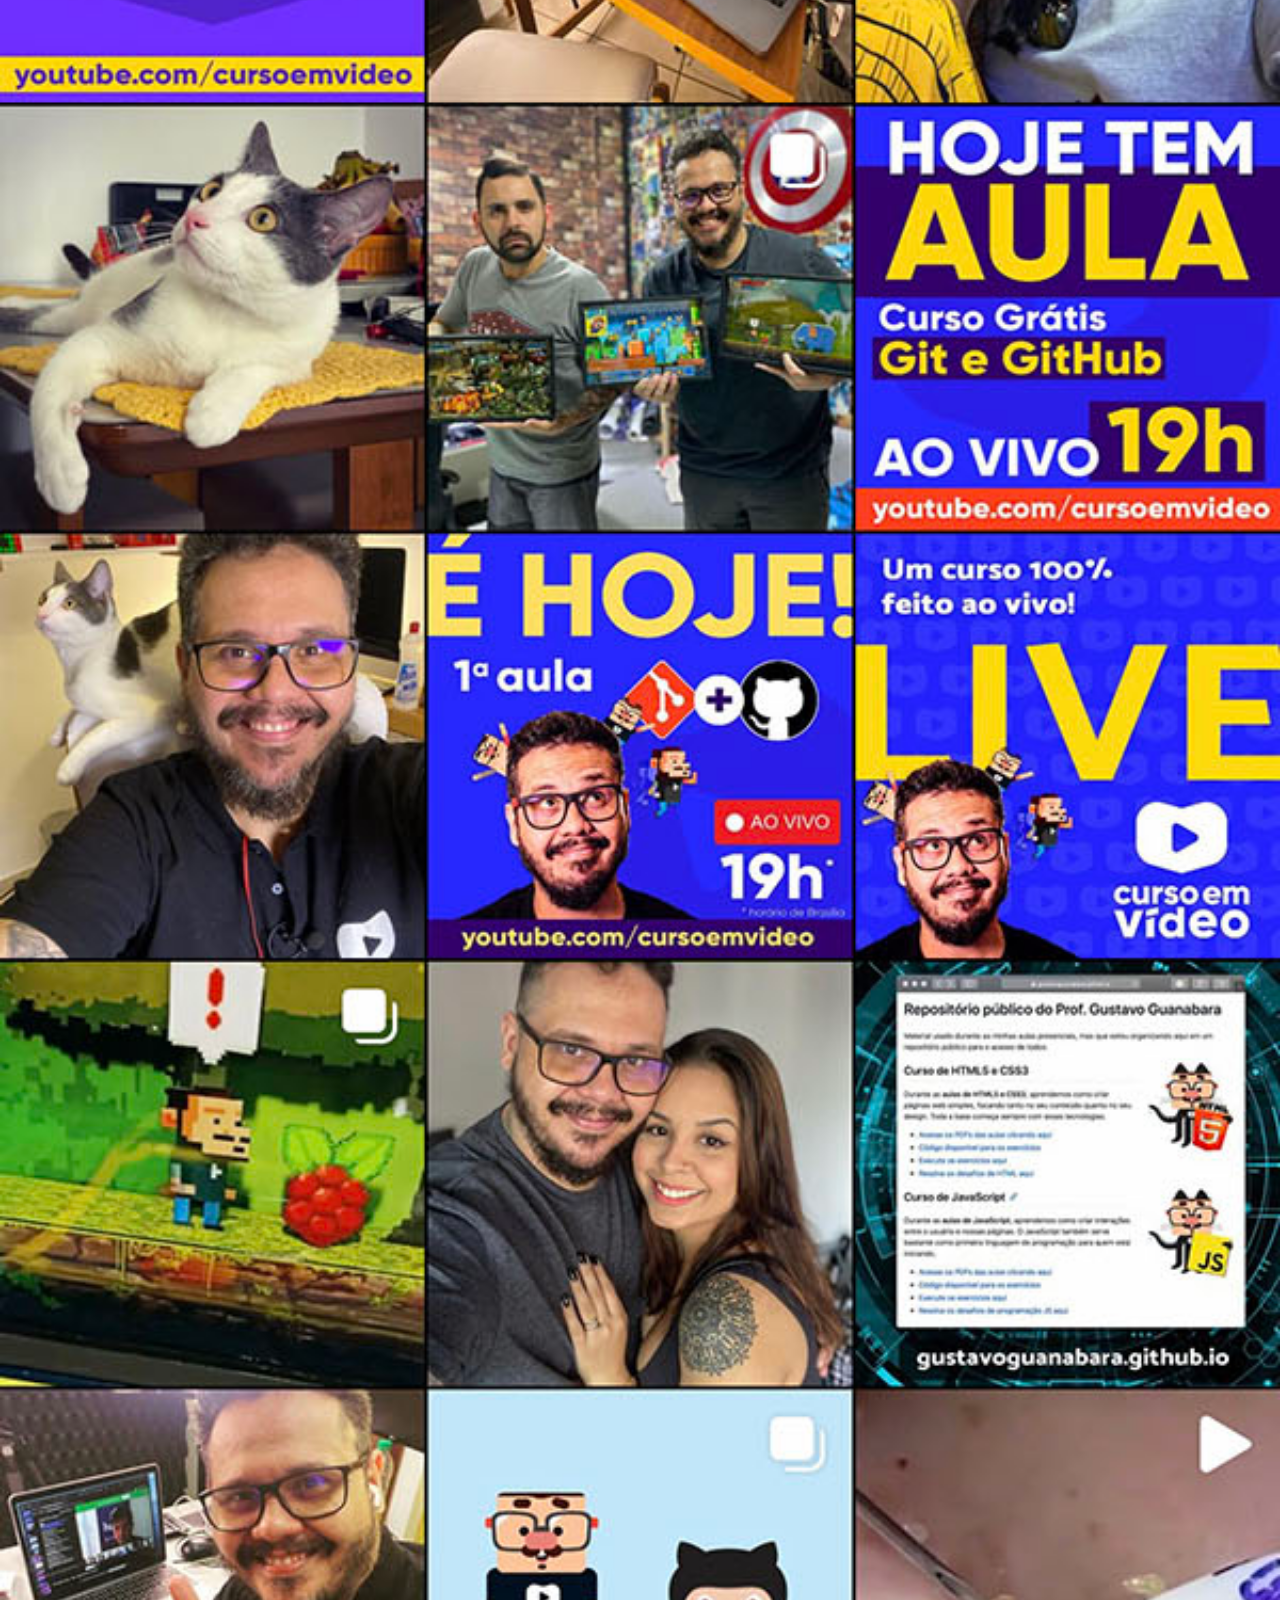
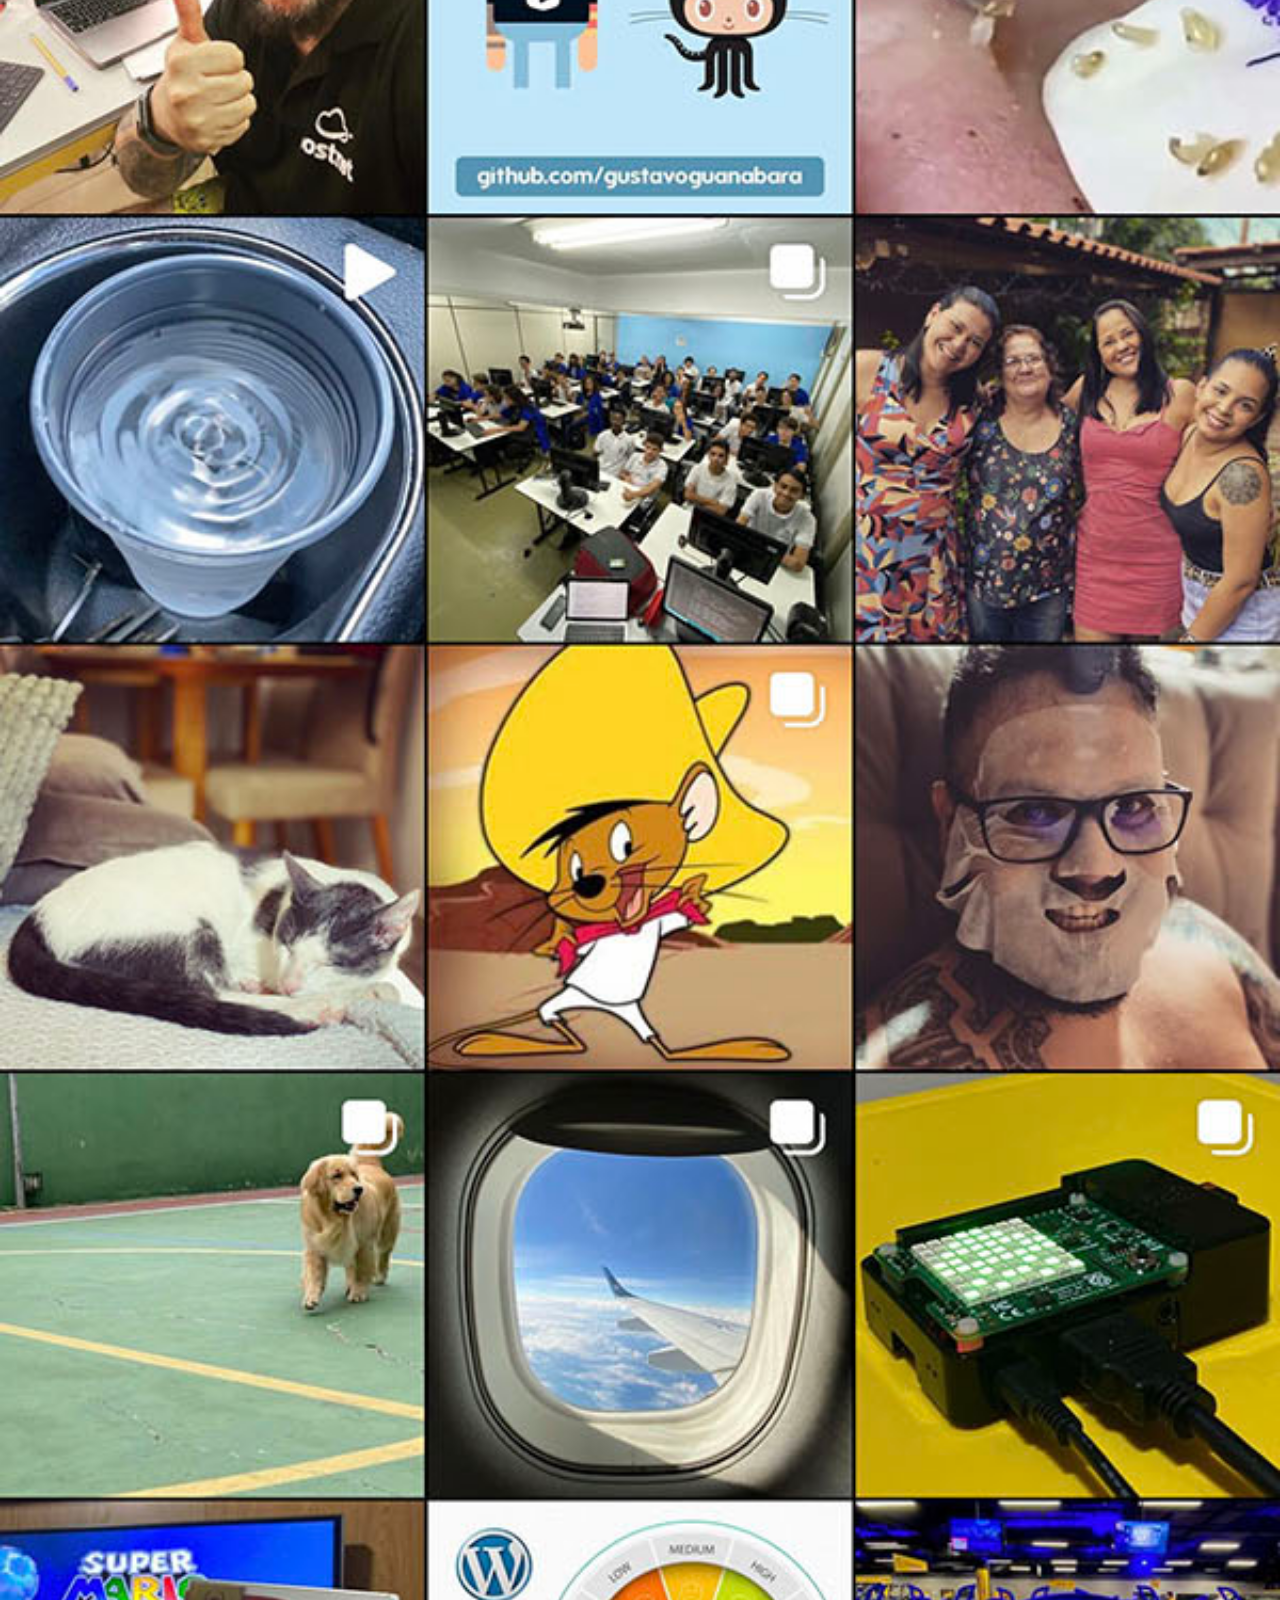
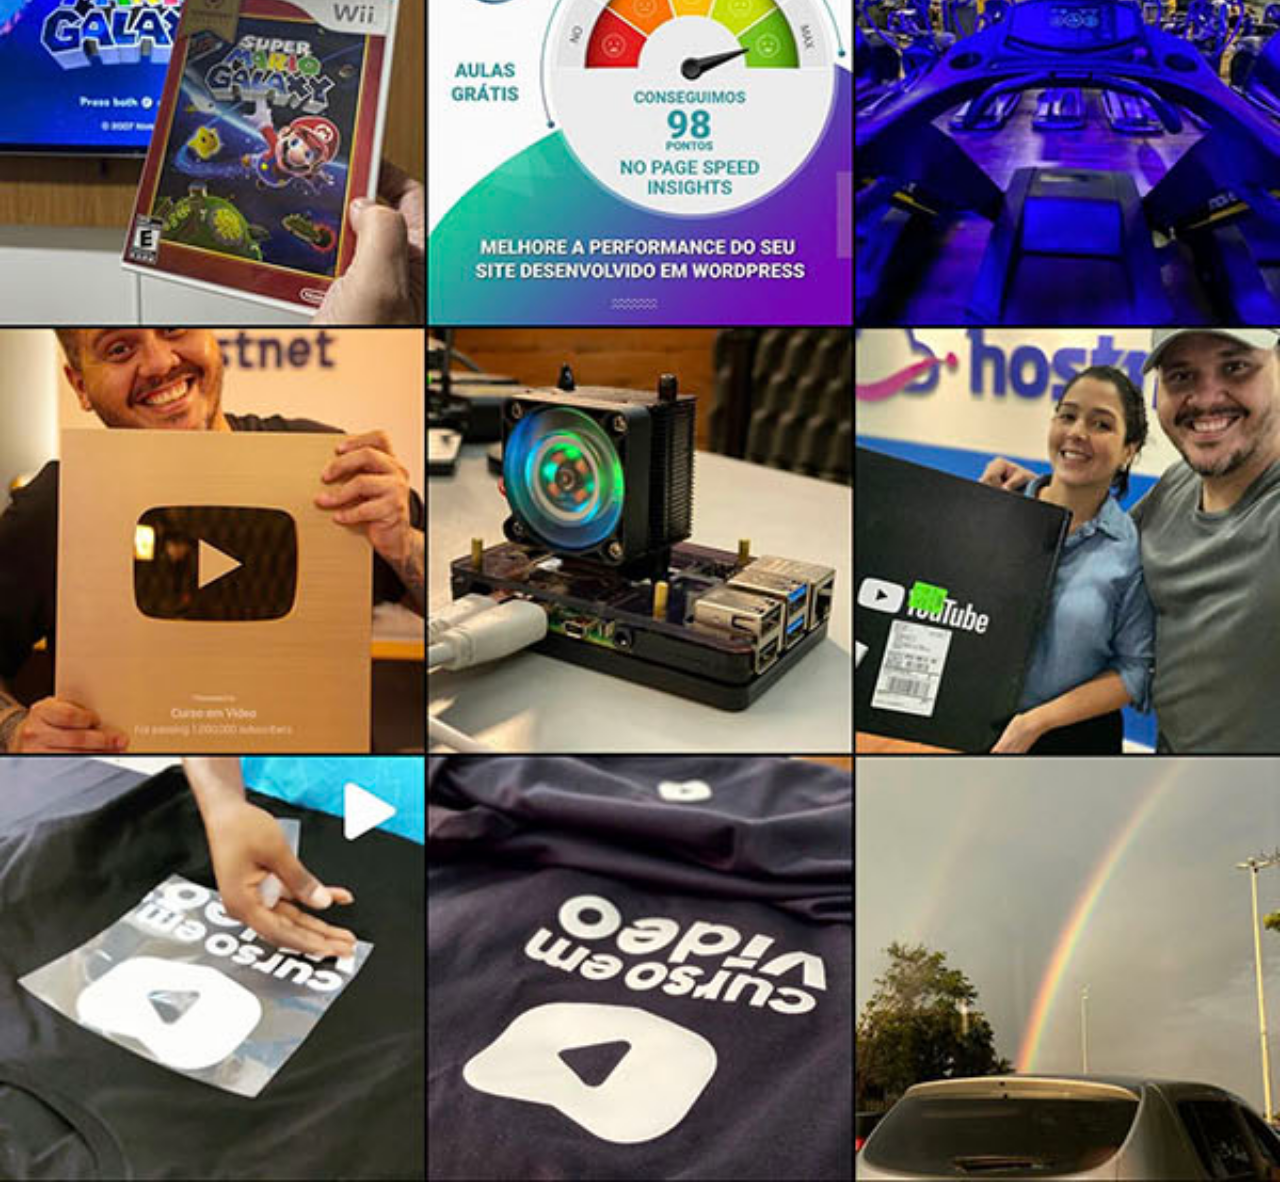
<file: pages/instagram-page.html>
<!DOCTYPE html>
<html lang="pt-br">
<head>
    <meta charset="UTF-8">
    <meta http-equiv="X-UA-Compatible" content="IE=edge">
    <meta name="viewport" content="width=device-width, initial-scale=1.0">
    <title>Home page</title>
    <style>
    *{
         margin: 0px;
         padding: 0px;
      }
      ::-webkit-scrollbar{
         width: 0px;
         height: 0px;
      }
      img{
         width: 100vw;
      }
    </style>
</head>
<body>
   <img src="../imagens/tela-instagram.jpg" alt="">
</body>
</html>
</file>
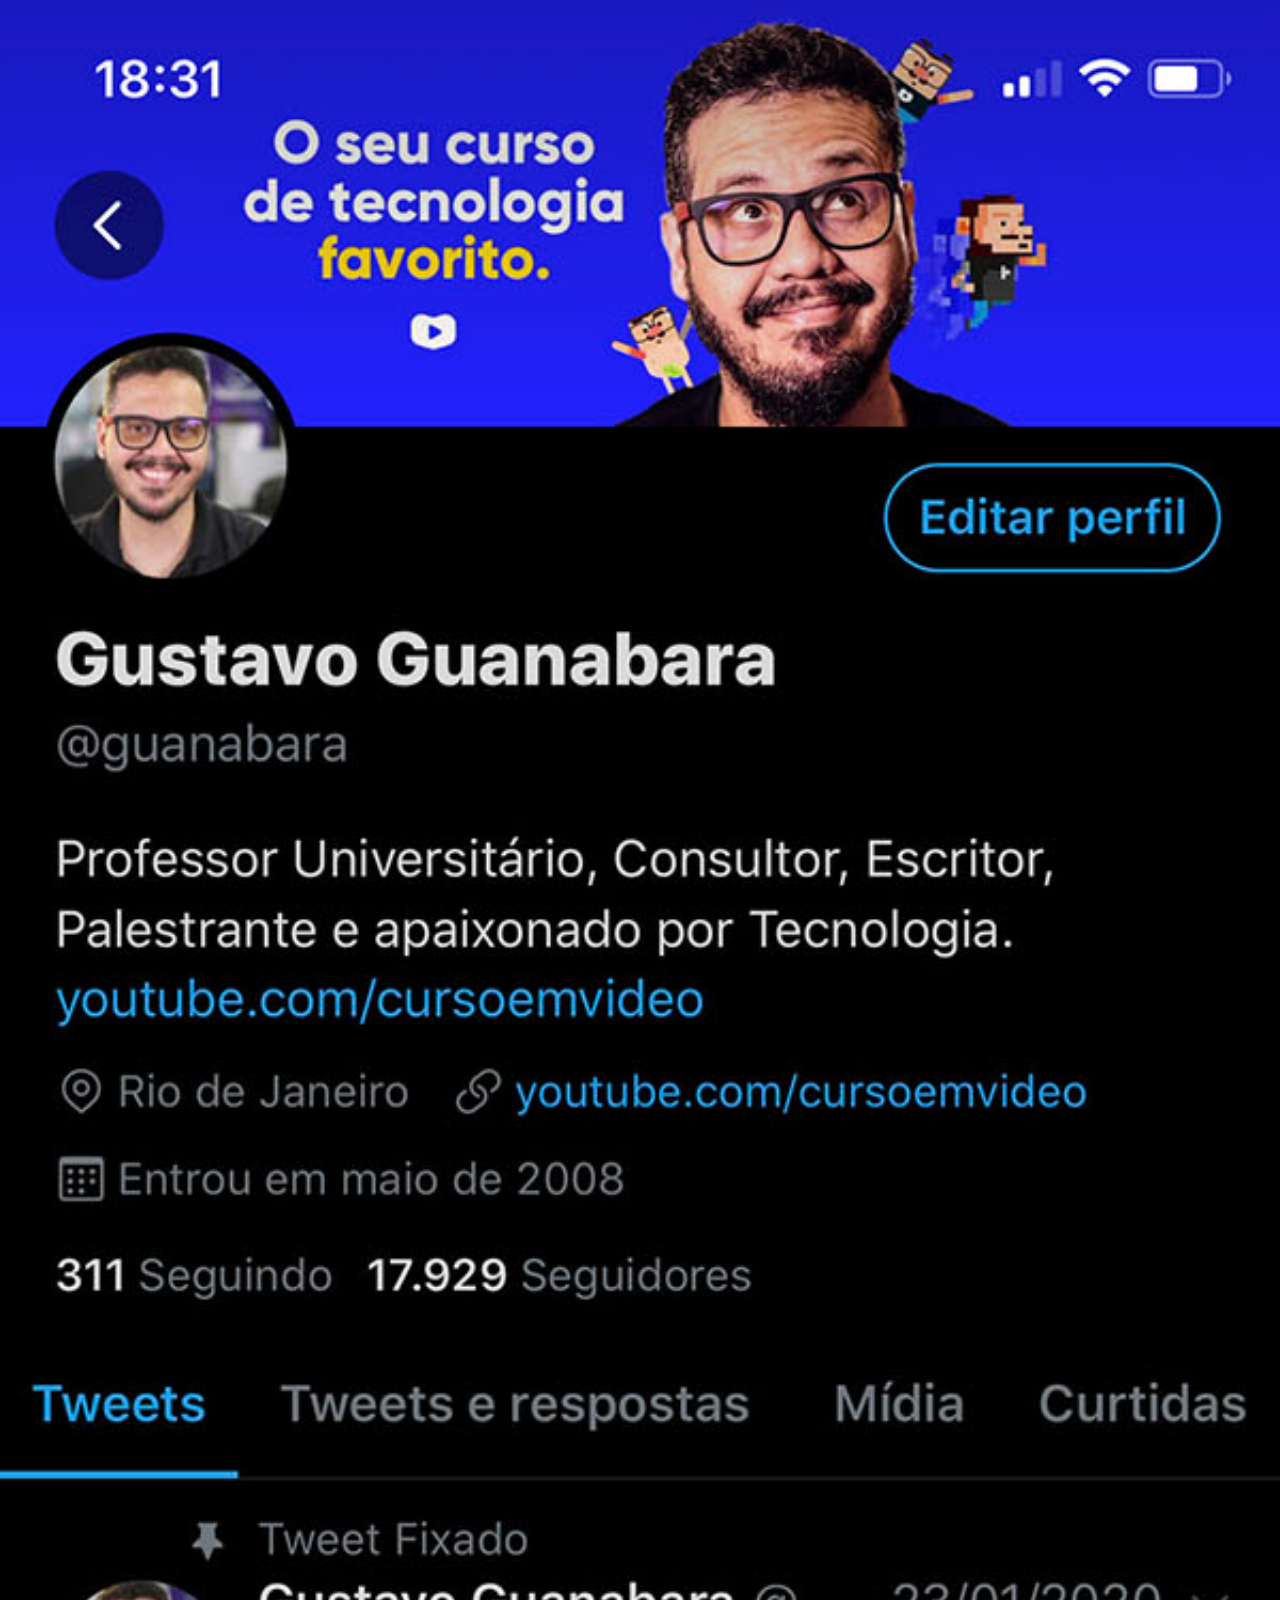
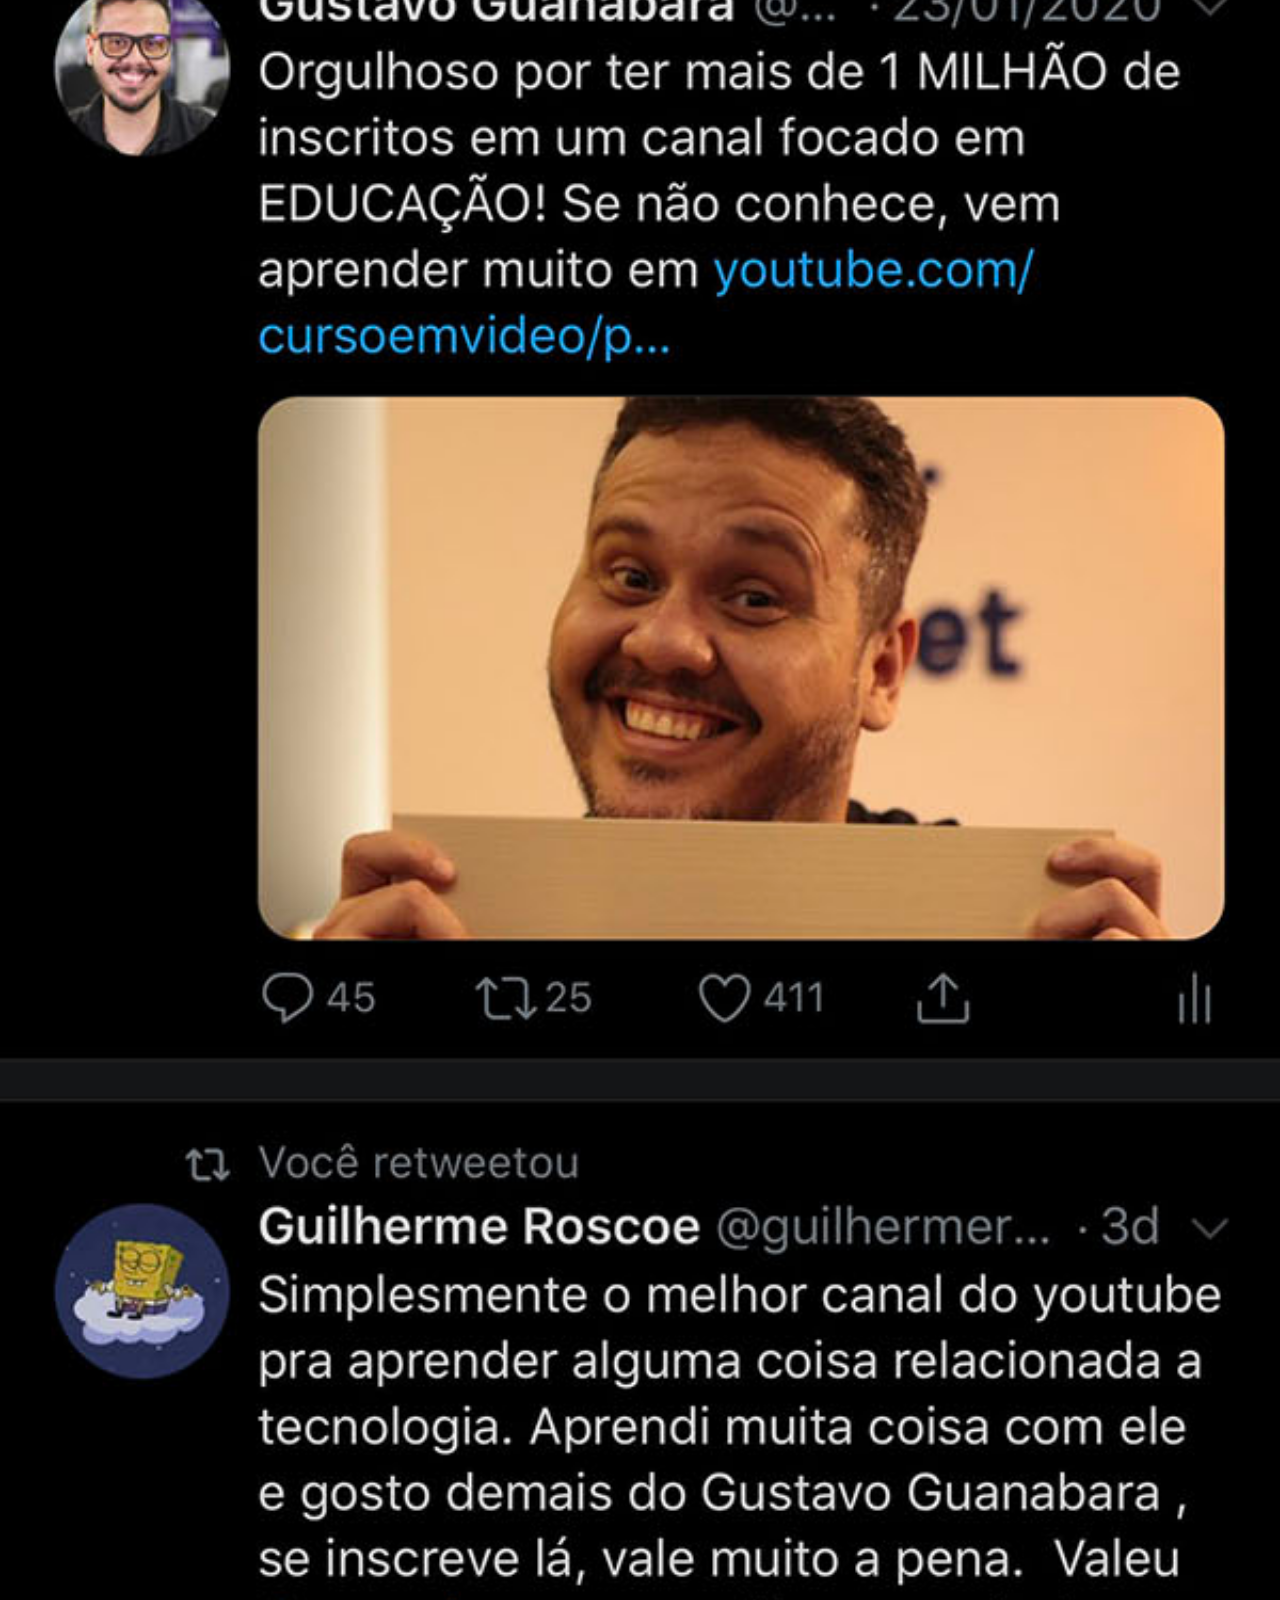
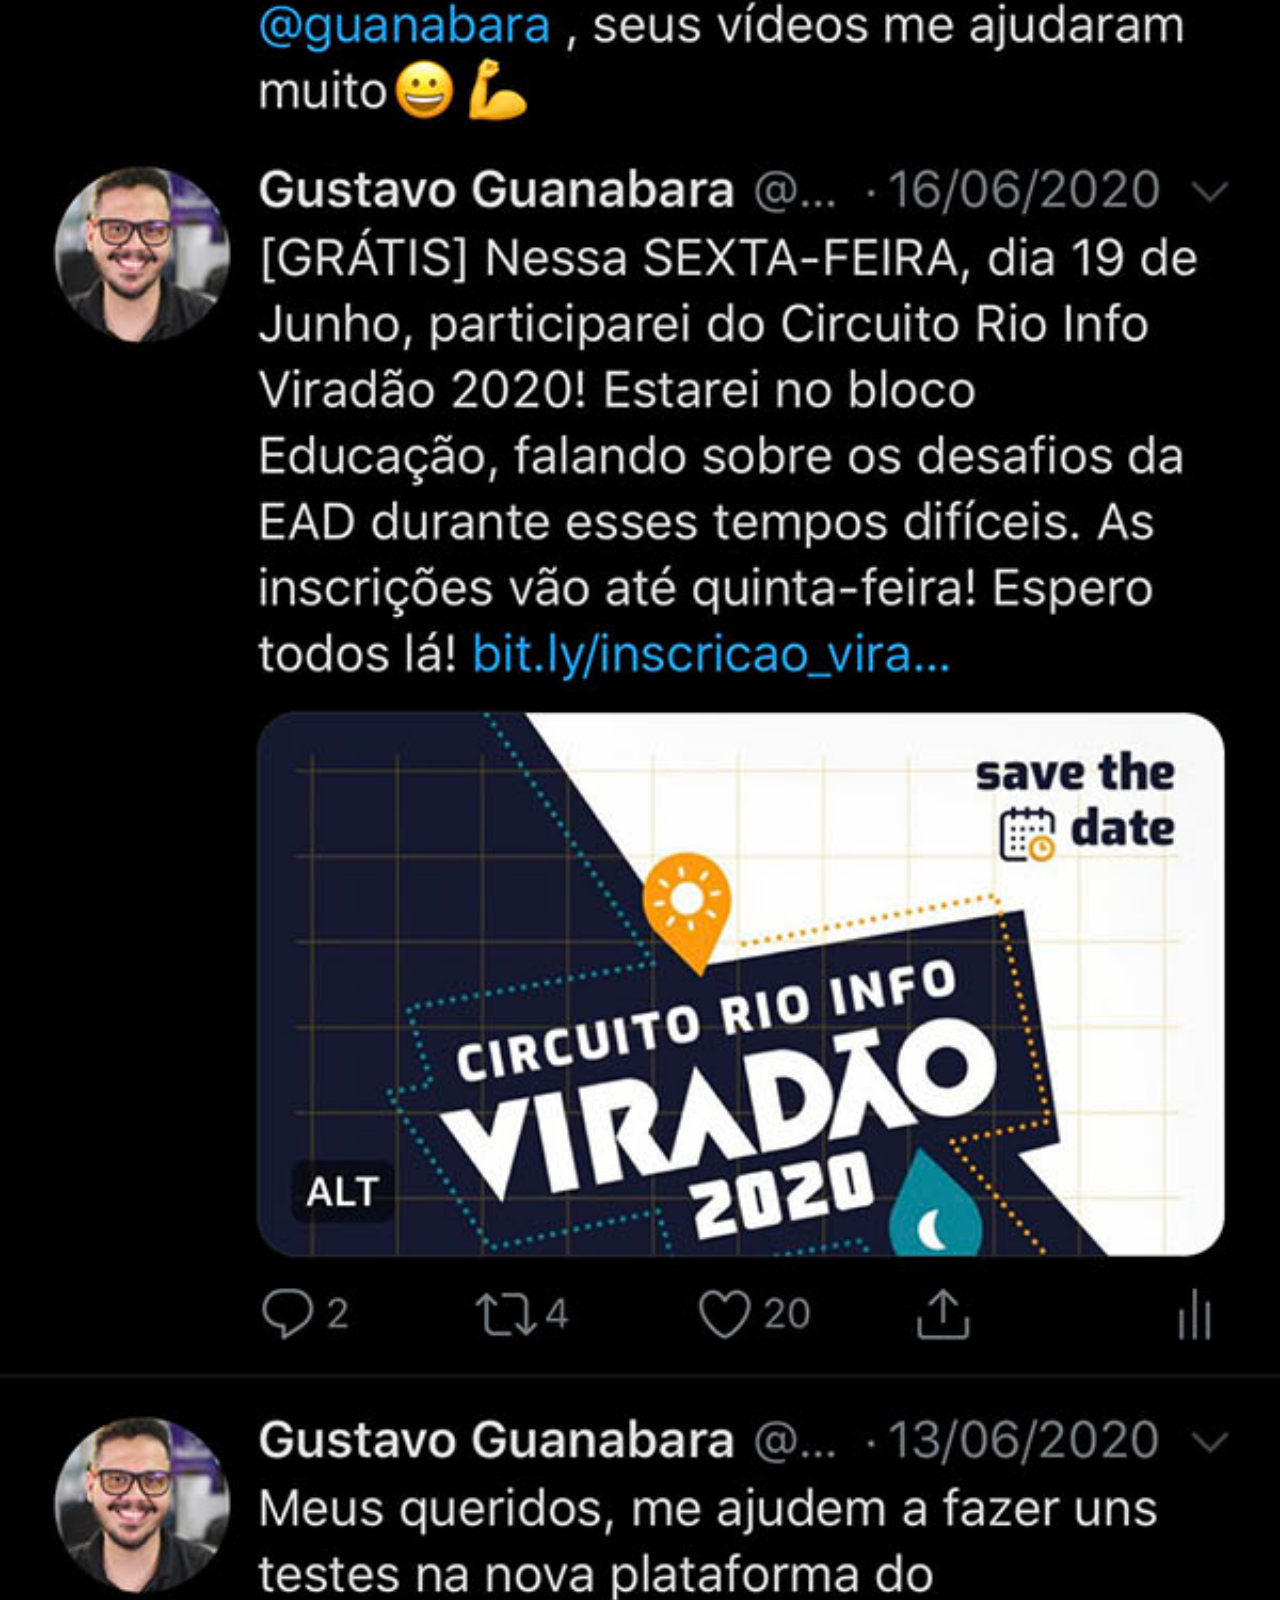
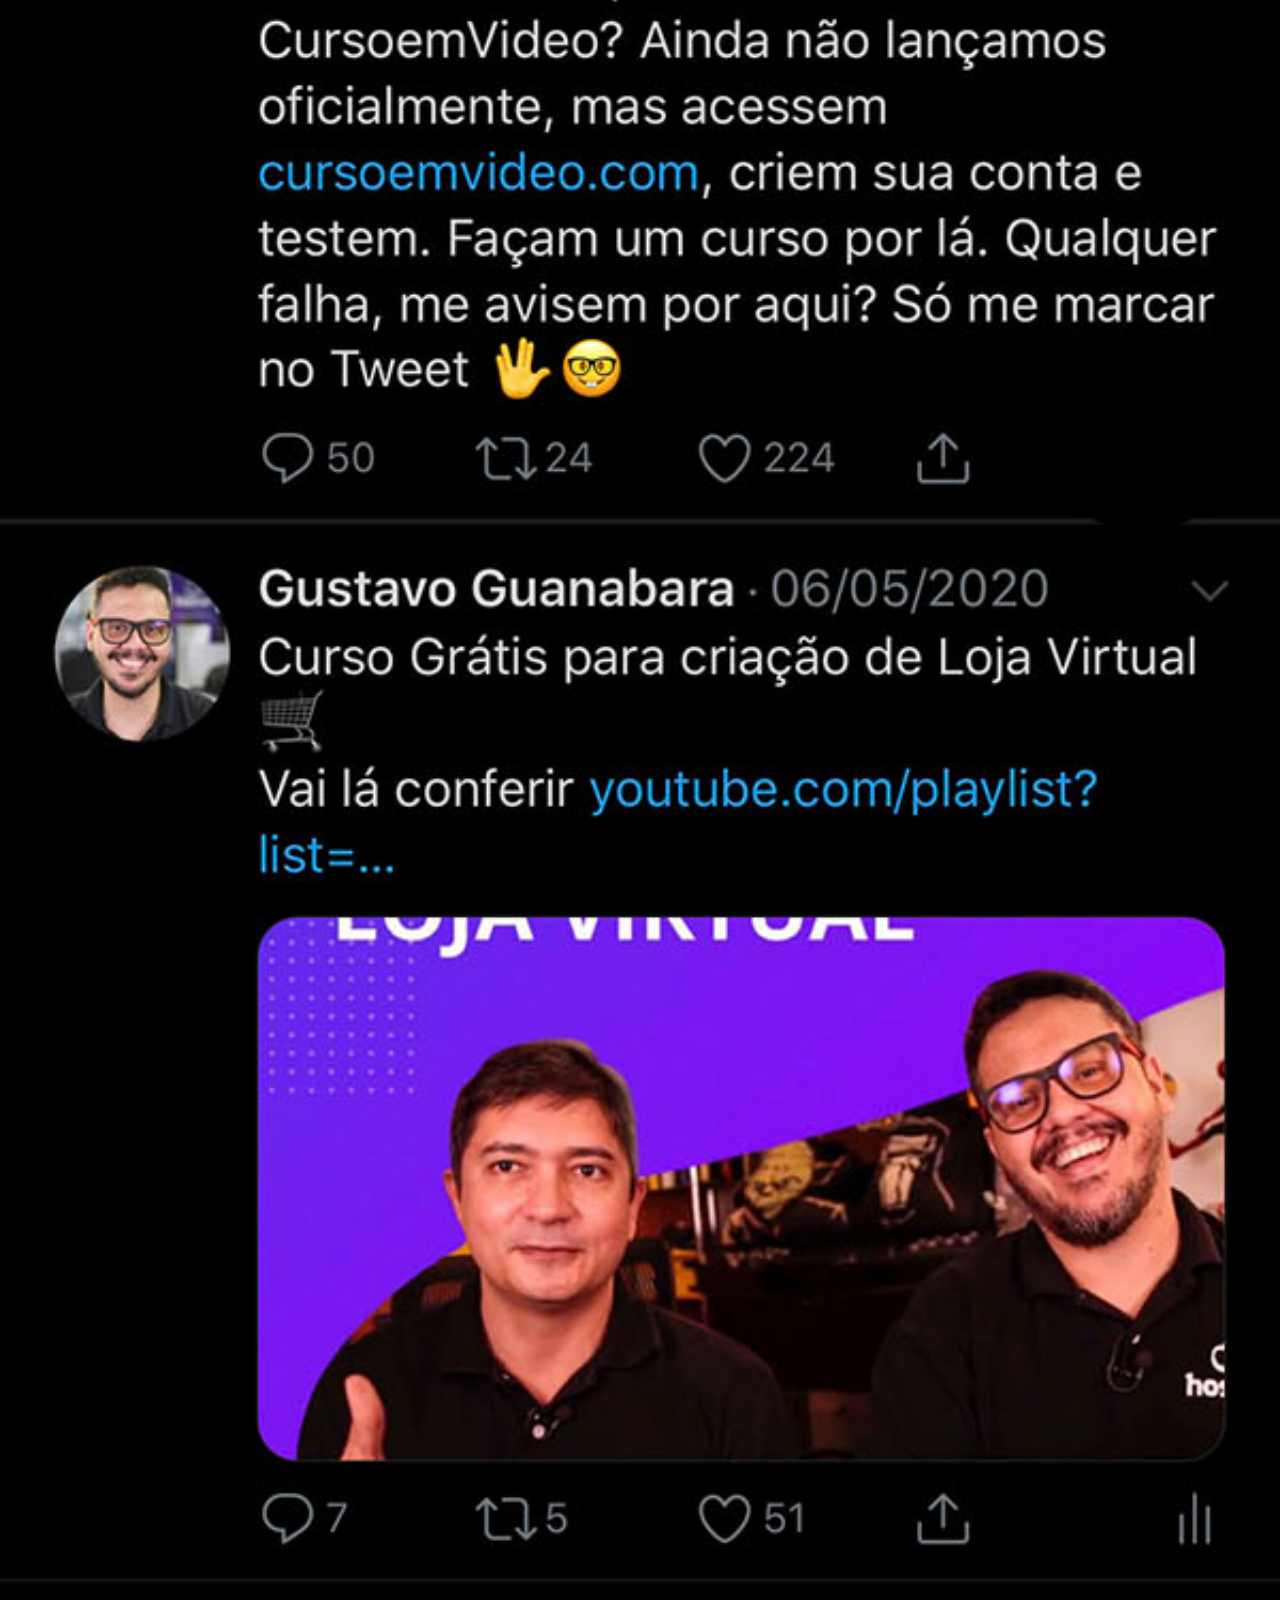
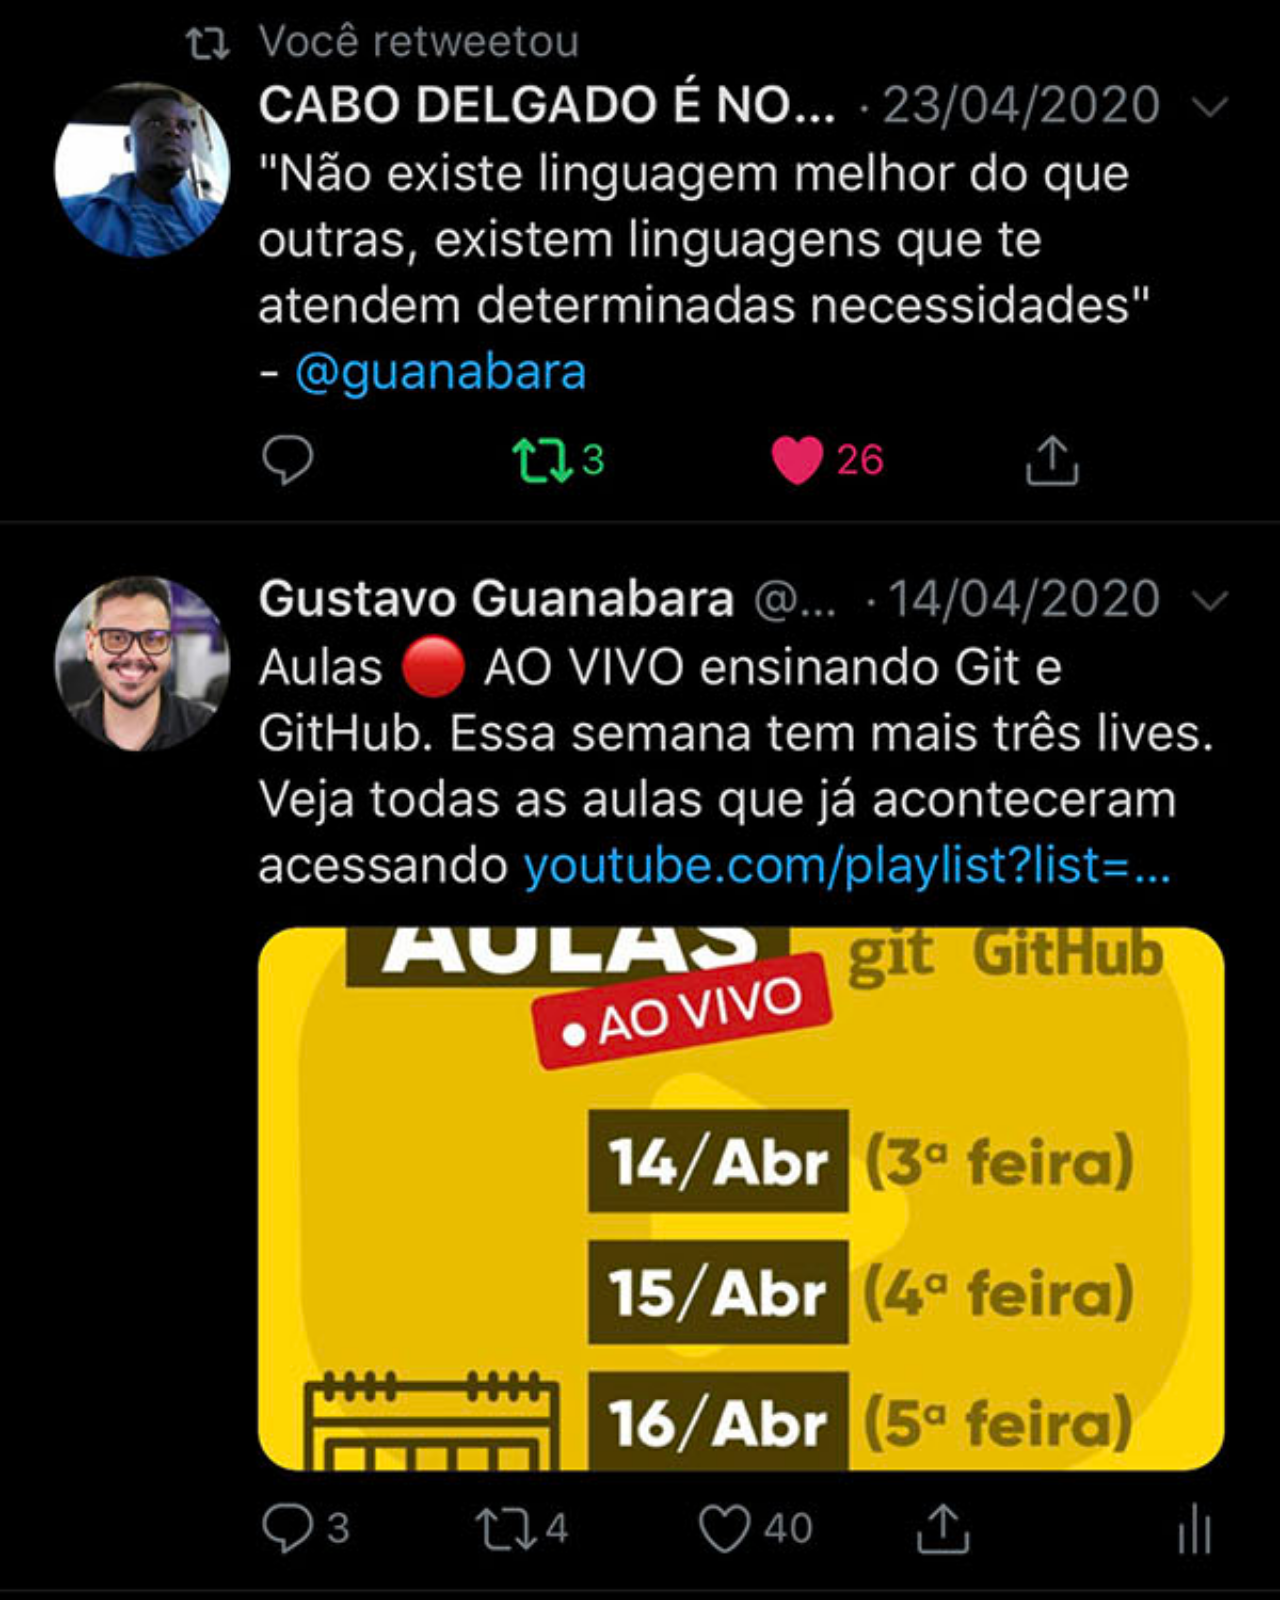
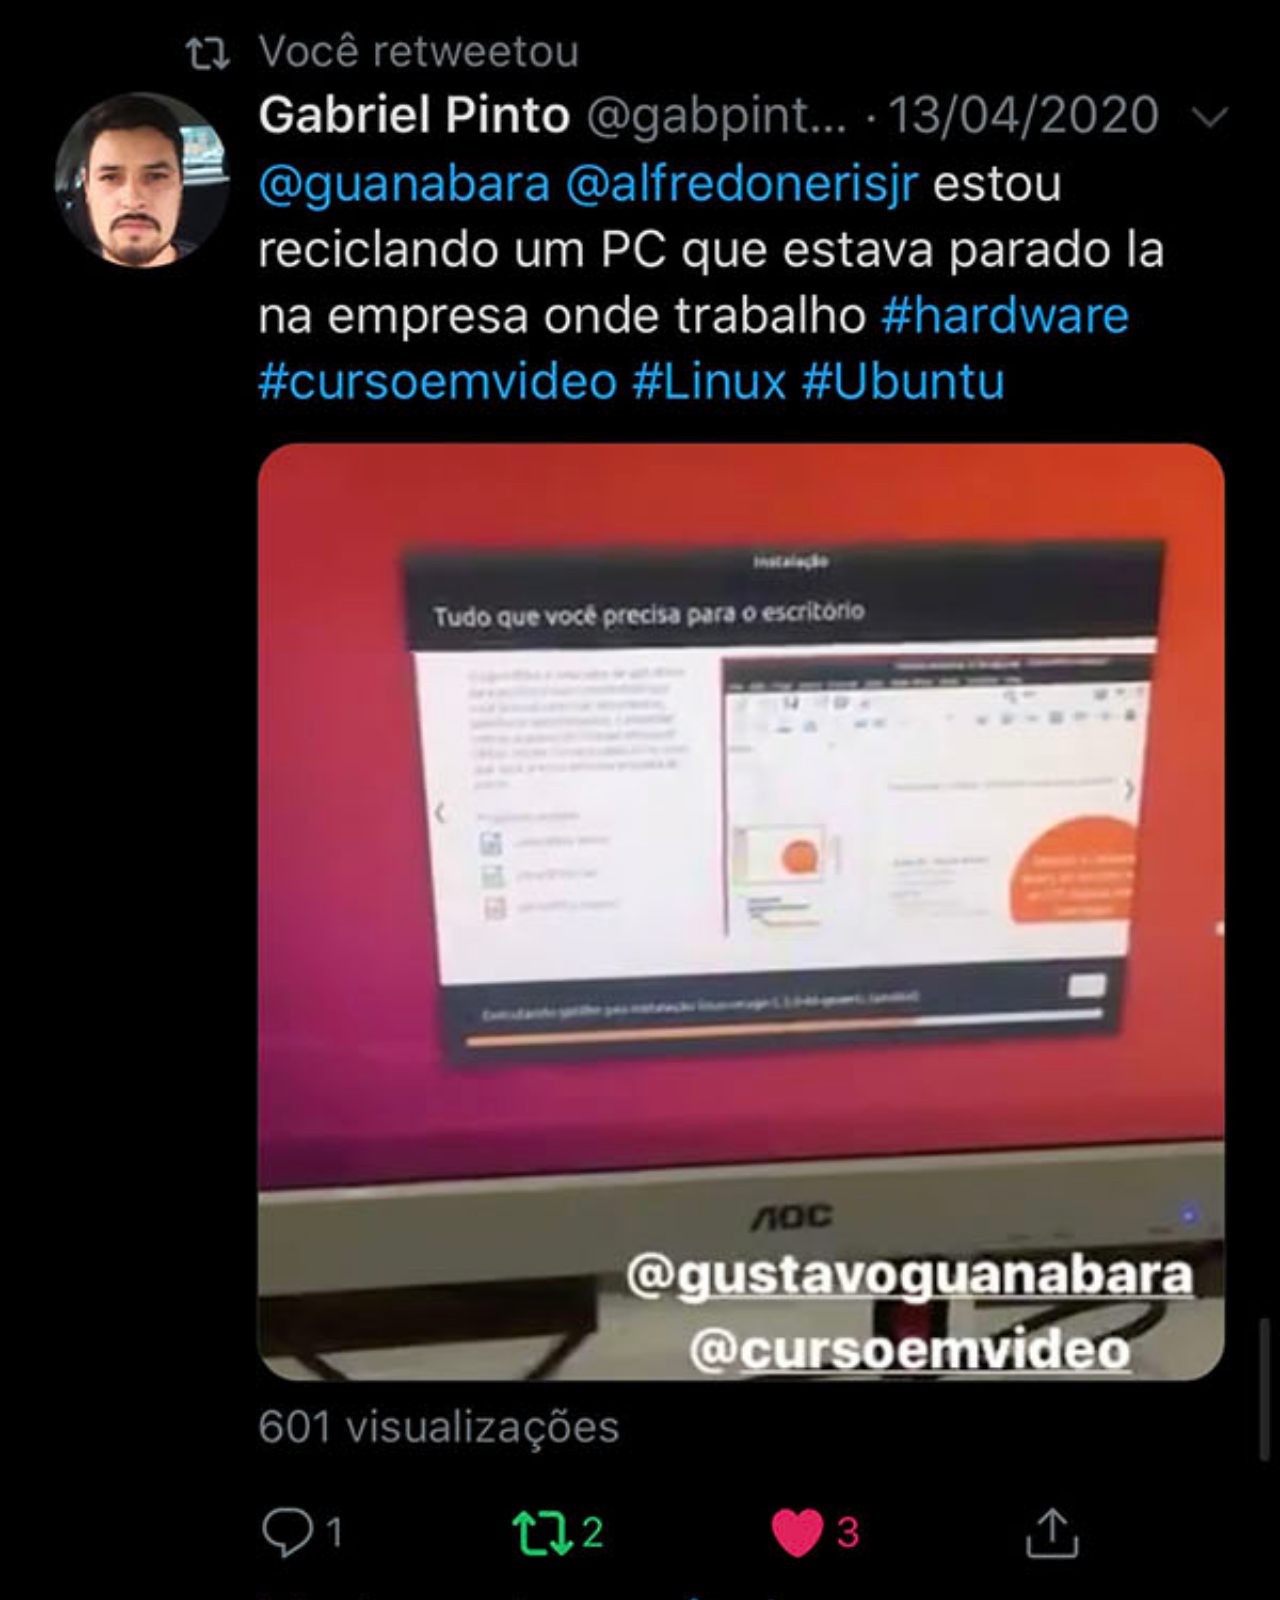
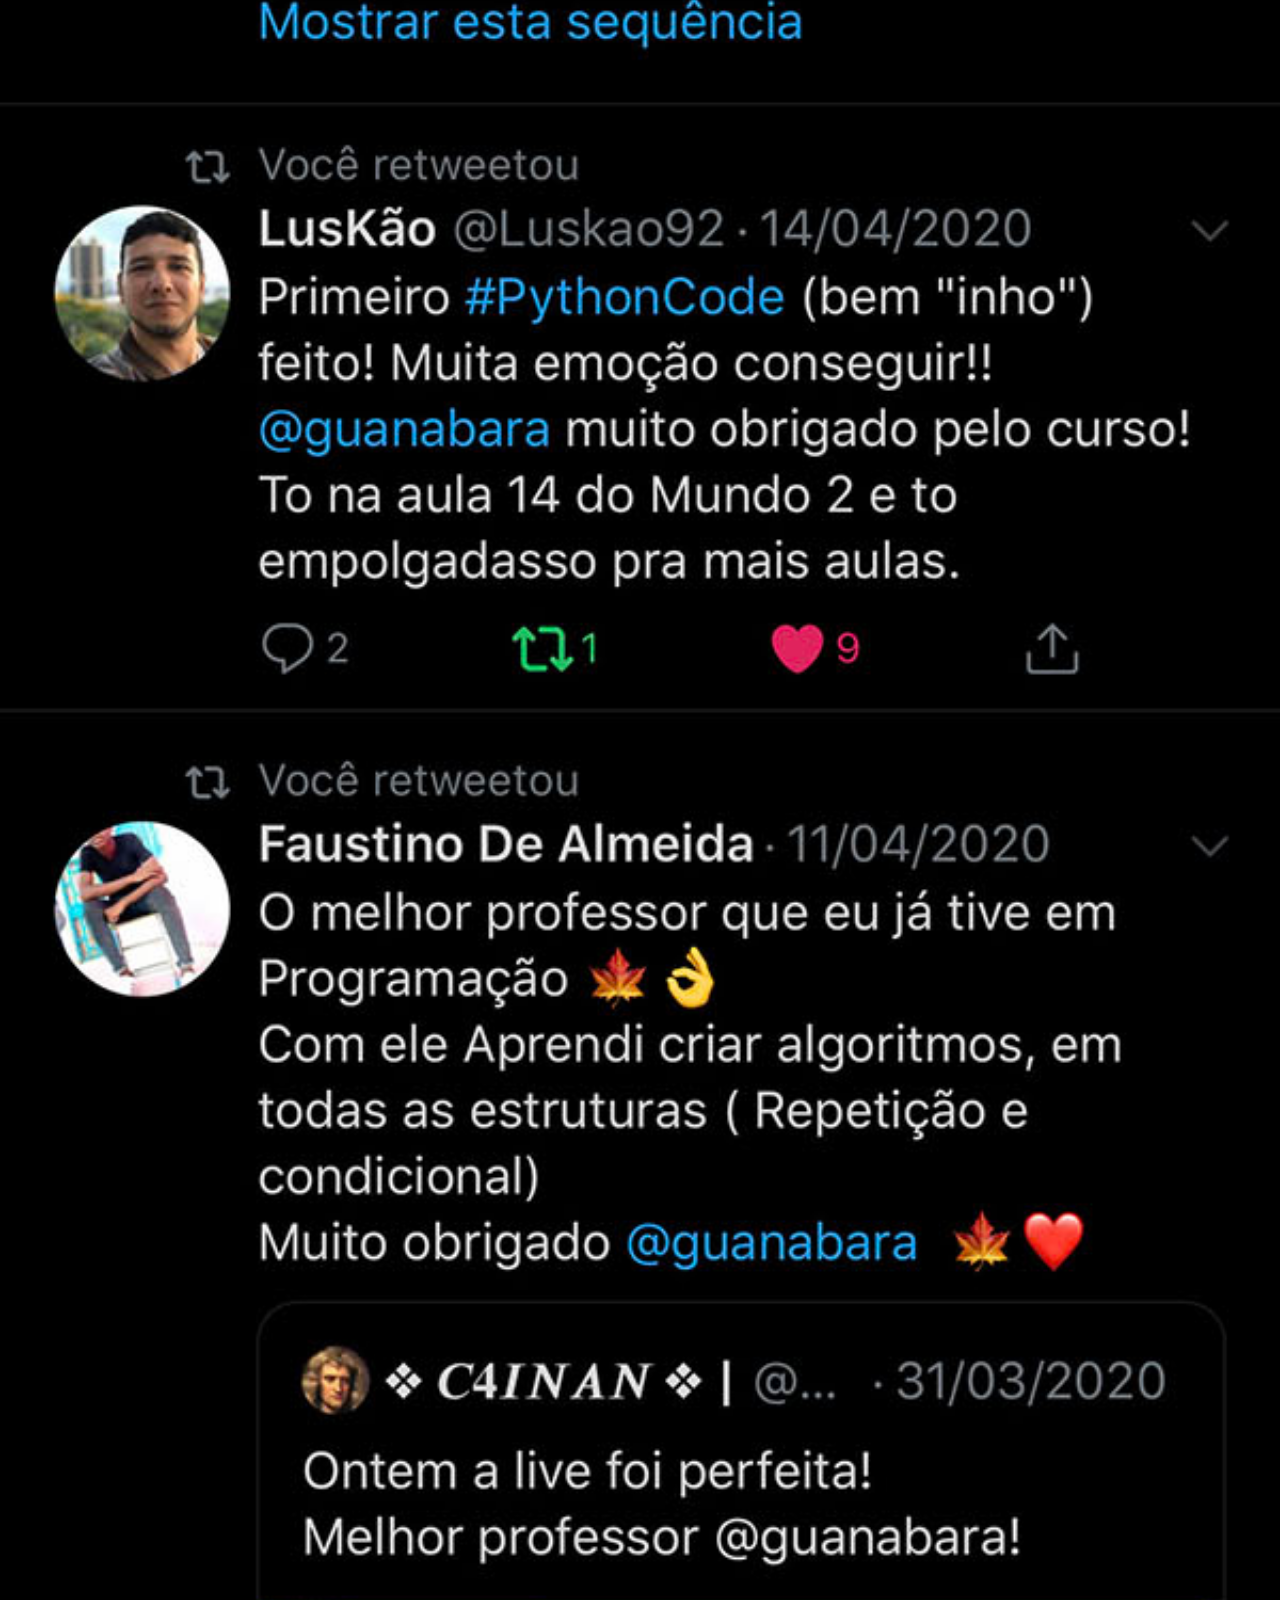
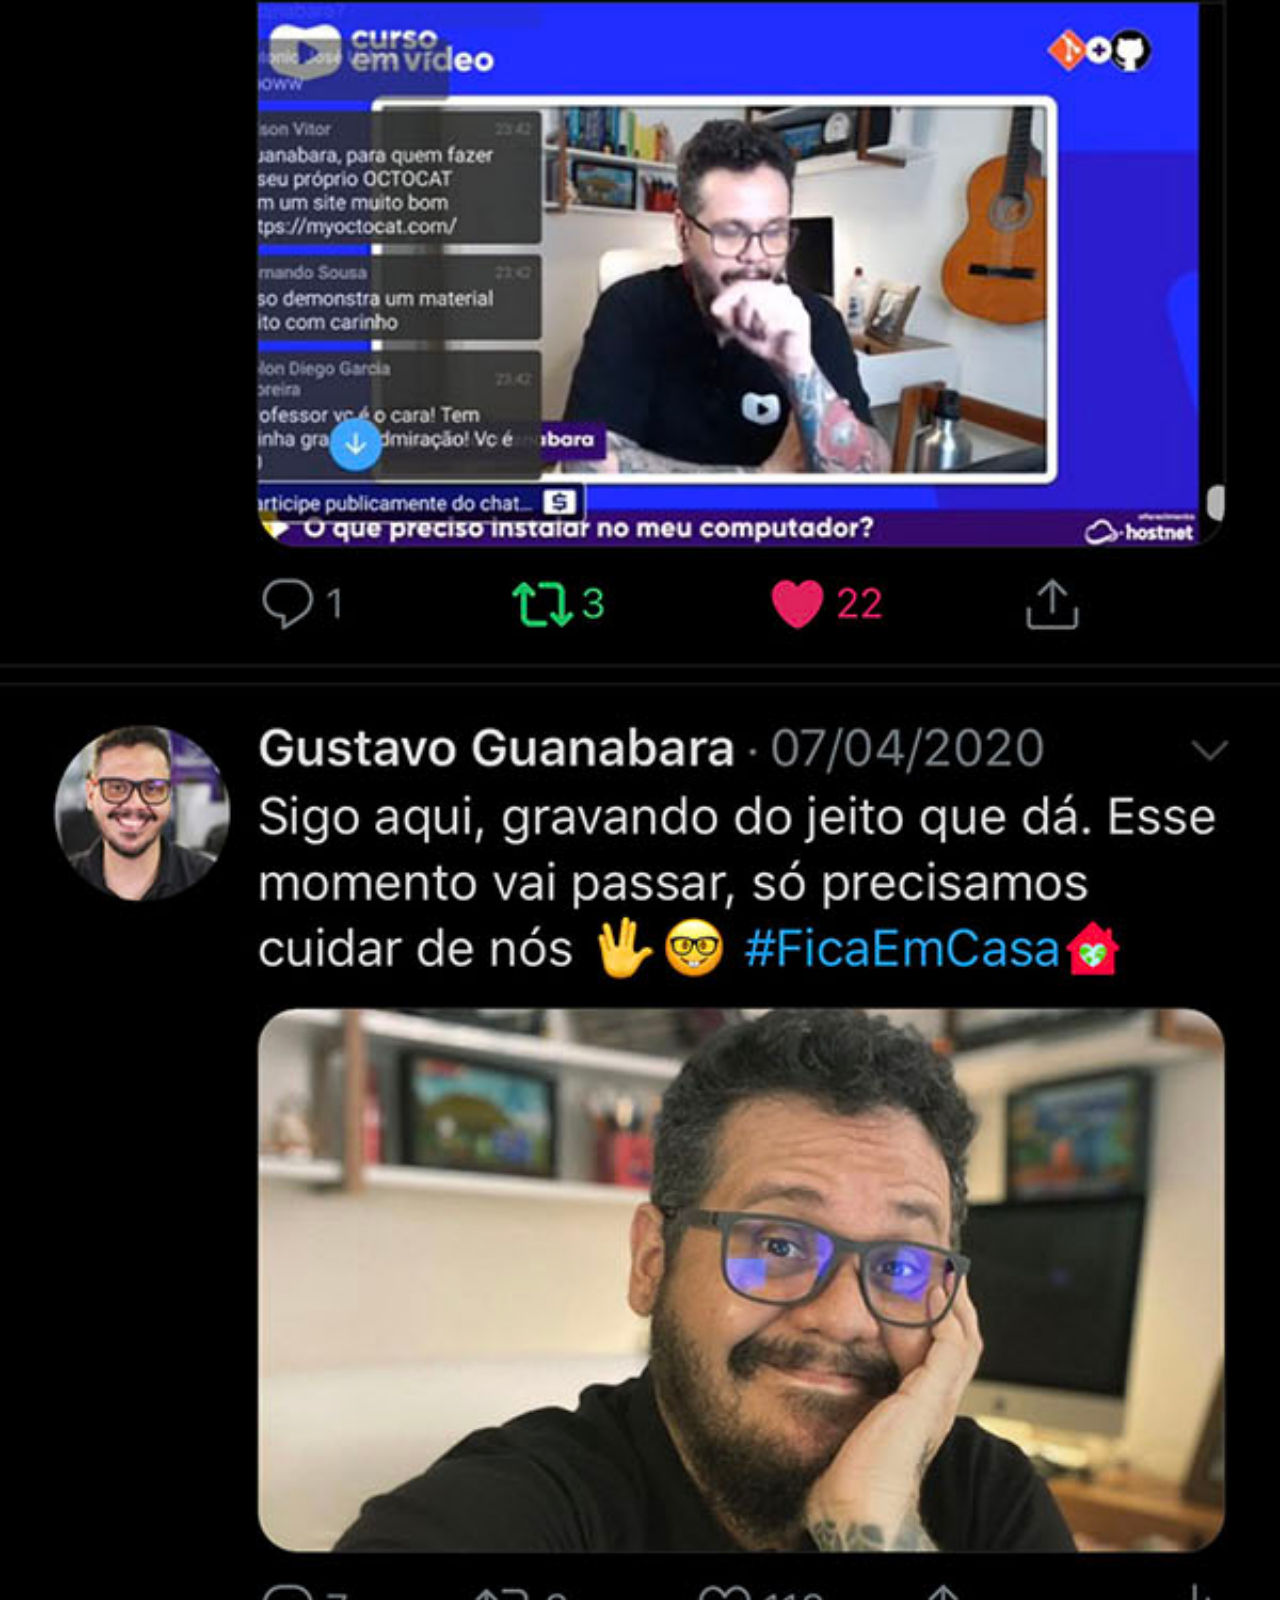
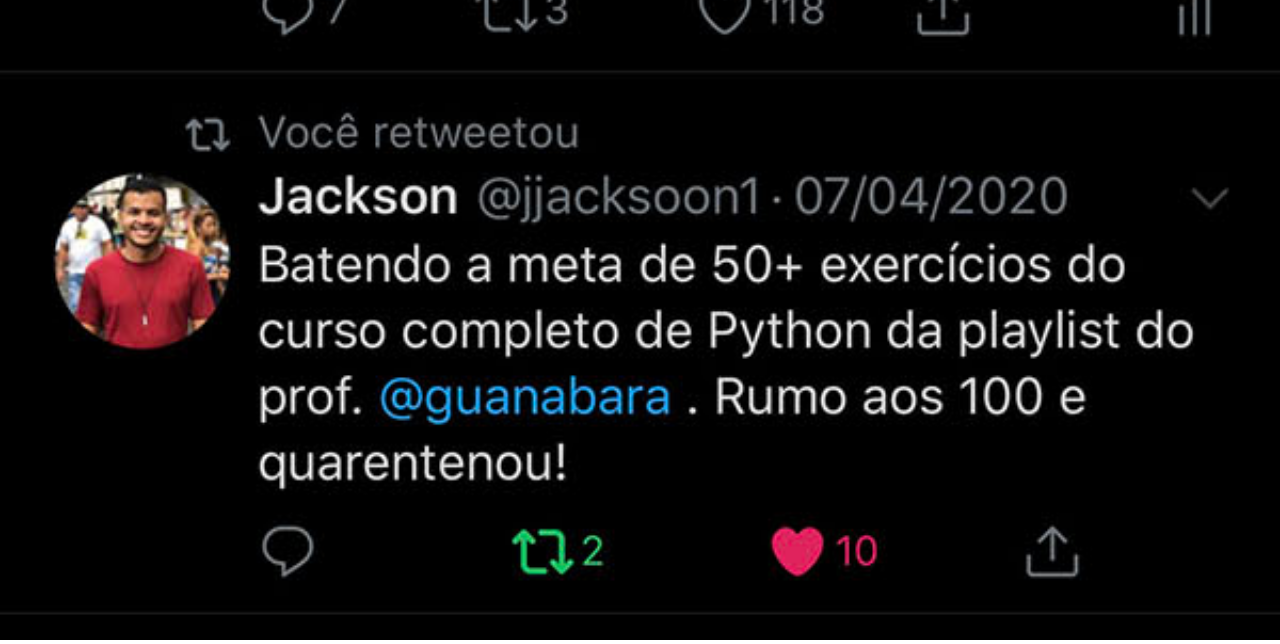
<file: pages/twitter-page.html>
<!DOCTYPE html>
<html lang="pt-br">
<head>
    <meta charset="UTF-8">
    <meta http-equiv="X-UA-Compatible" content="IE=edge">
    <meta name="viewport" content="width=device-width, initial-scale=1.0">
    <title>Home page</title>
    <style>
    *{
         margin: 0px;
         padding: 0px;
      }
      ::-webkit-scrollbar{
         width: 0px;
         height: 0px;
      }
      img{
         width: 100vw;
      }
    </style>
</head>
<body>
   <img src="../imagens/tela-twitter.jpg" alt="">
</body>
</html>
</file>
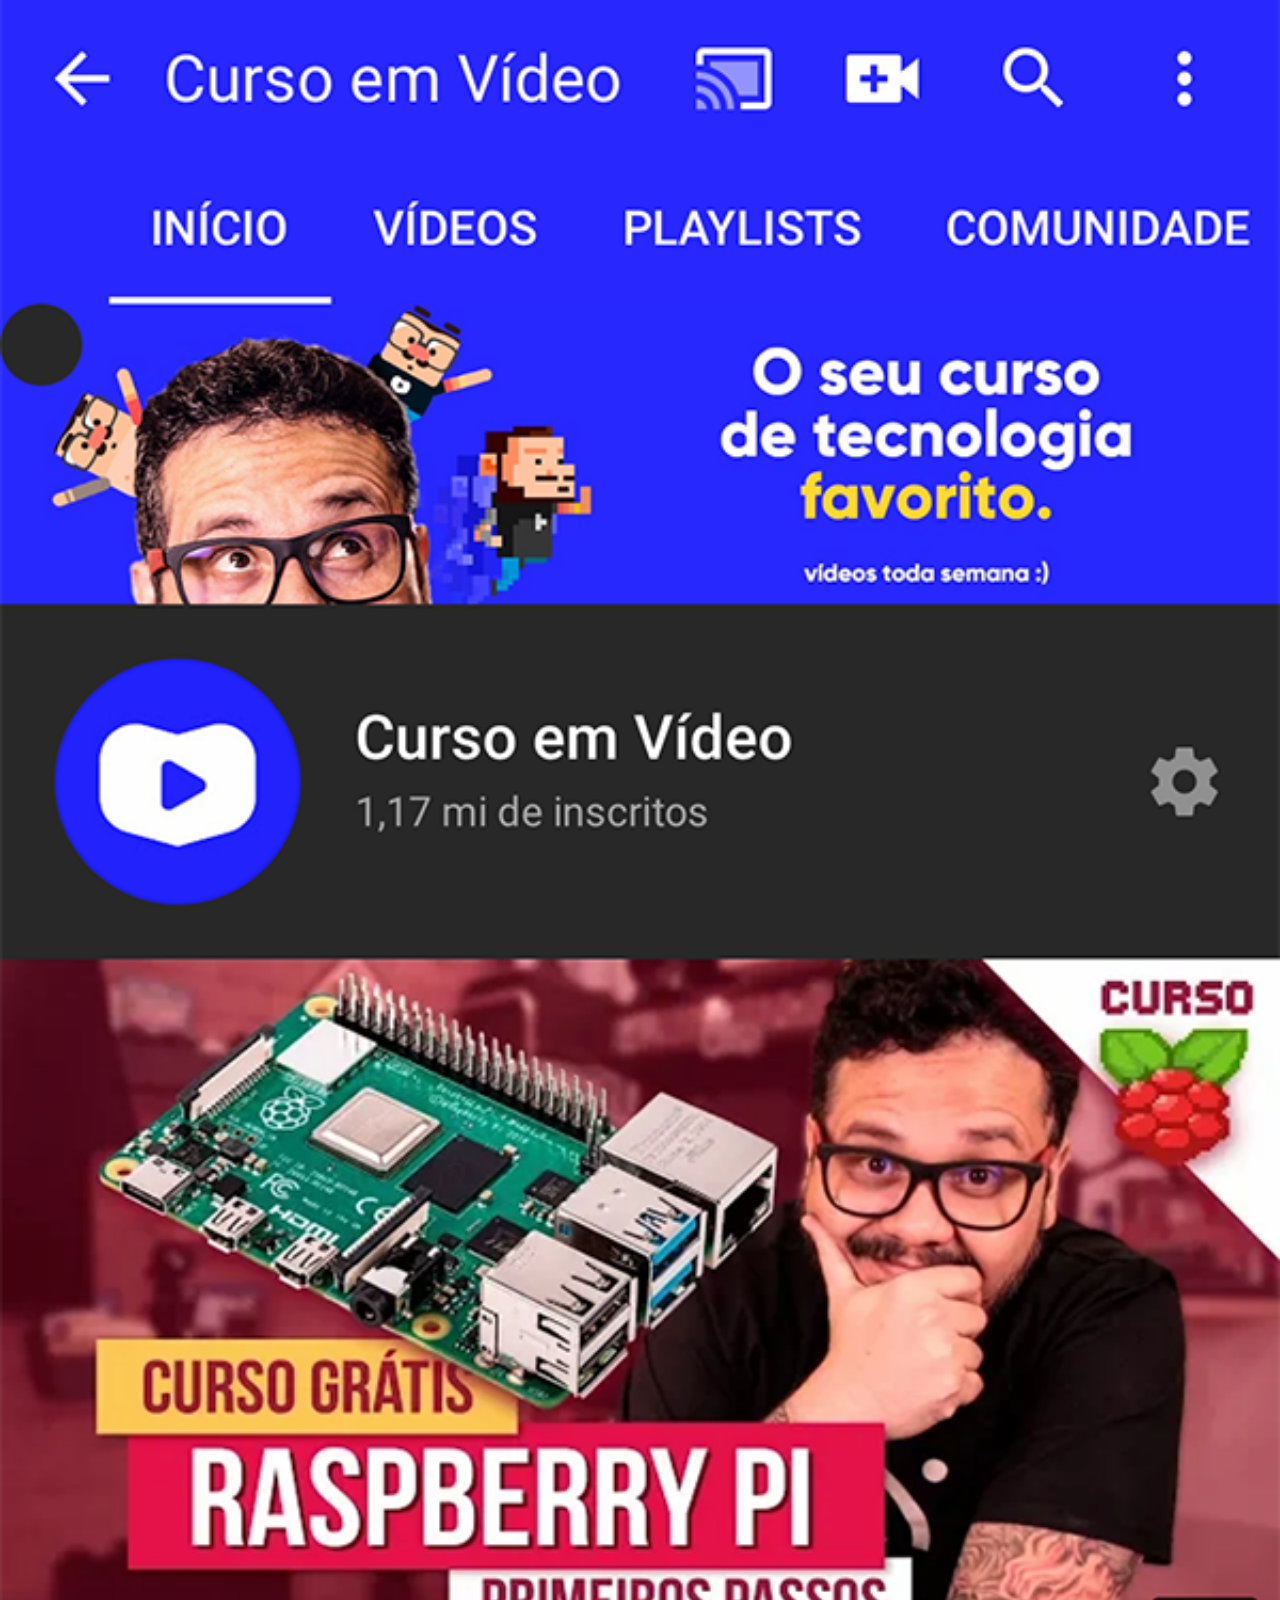
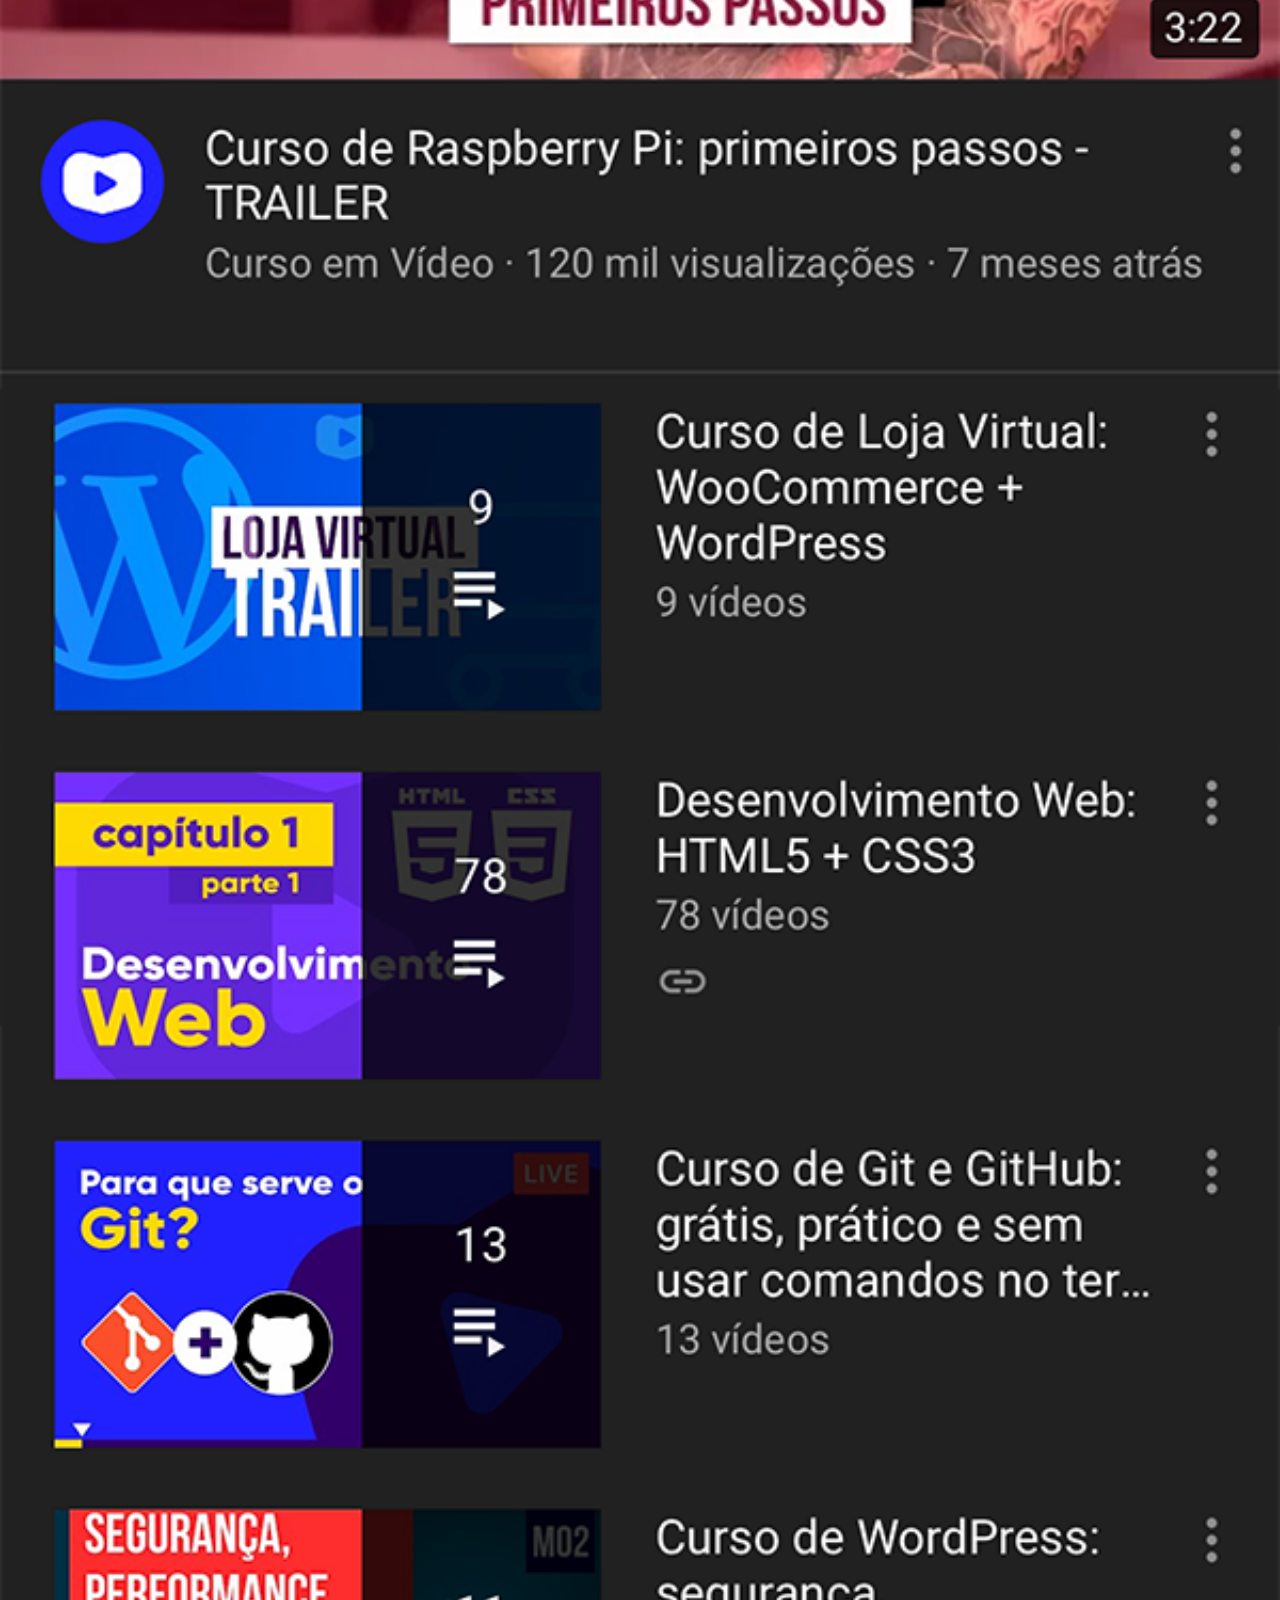
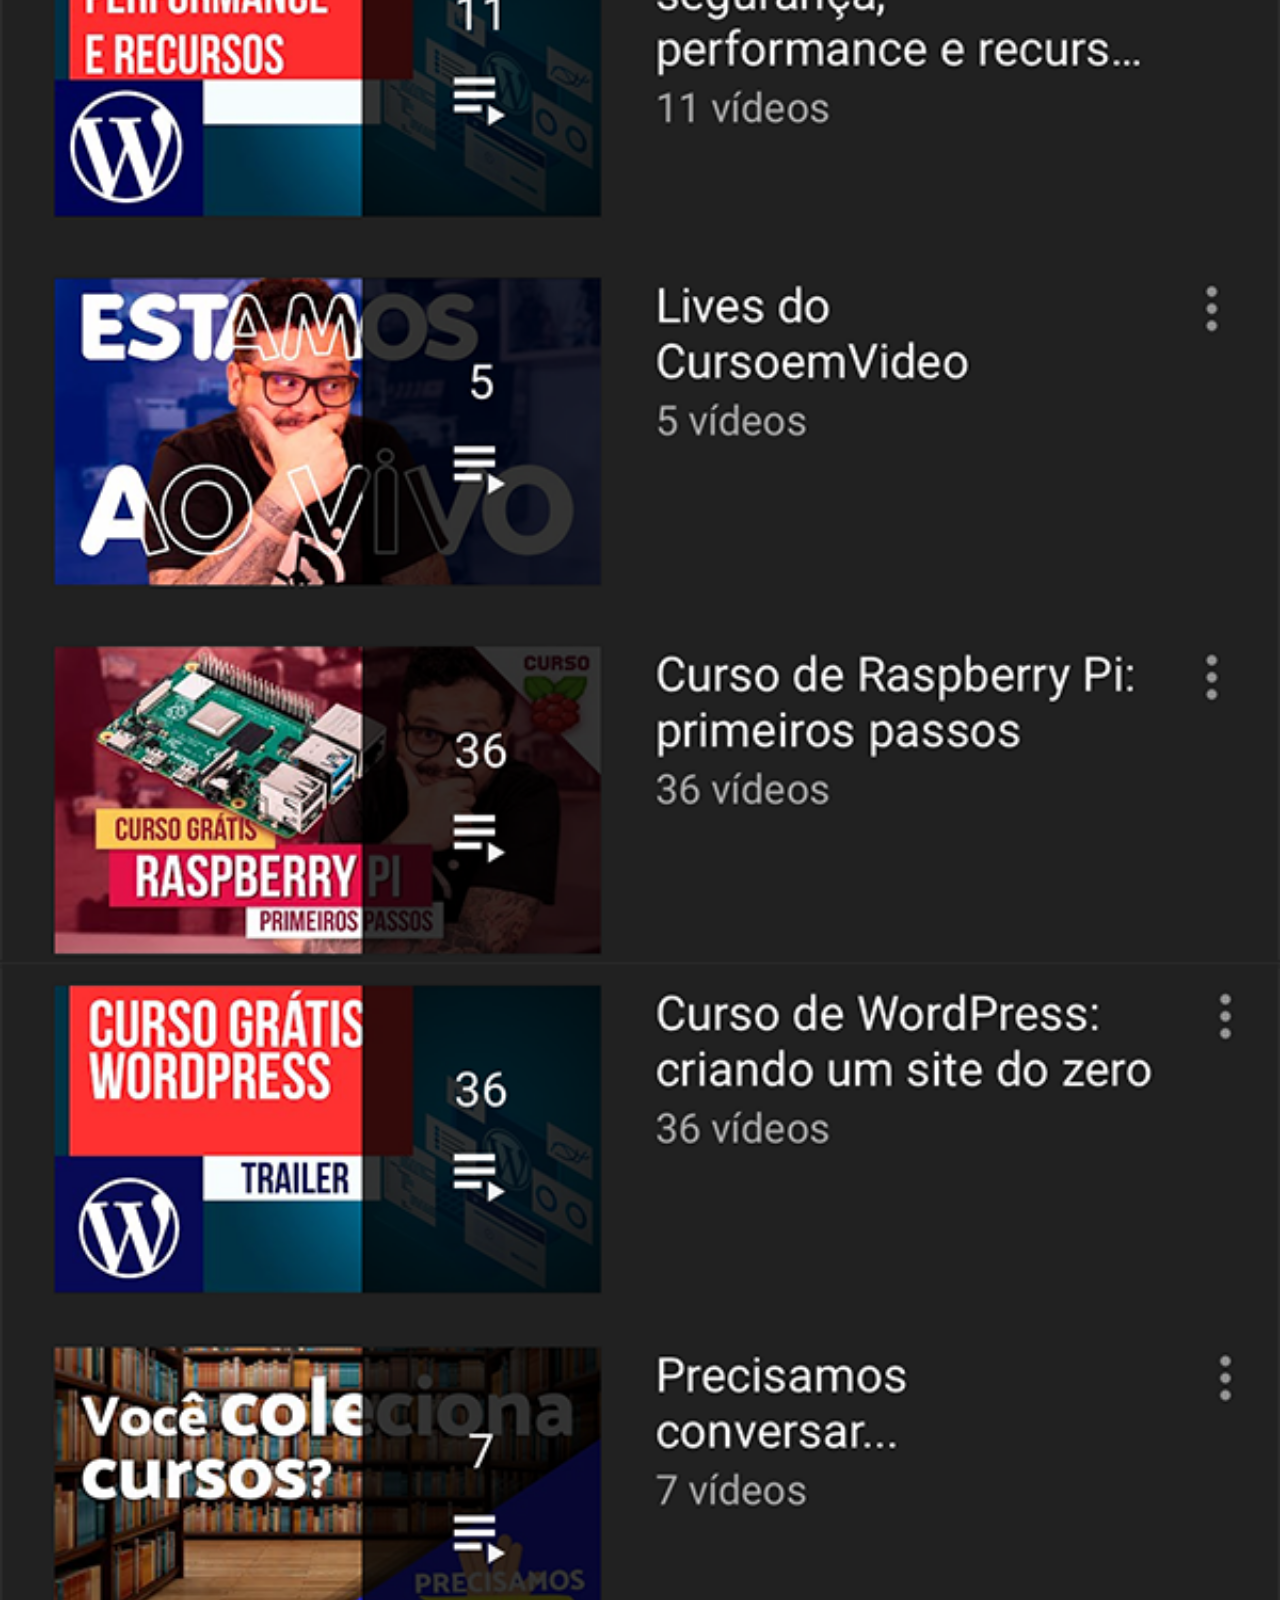
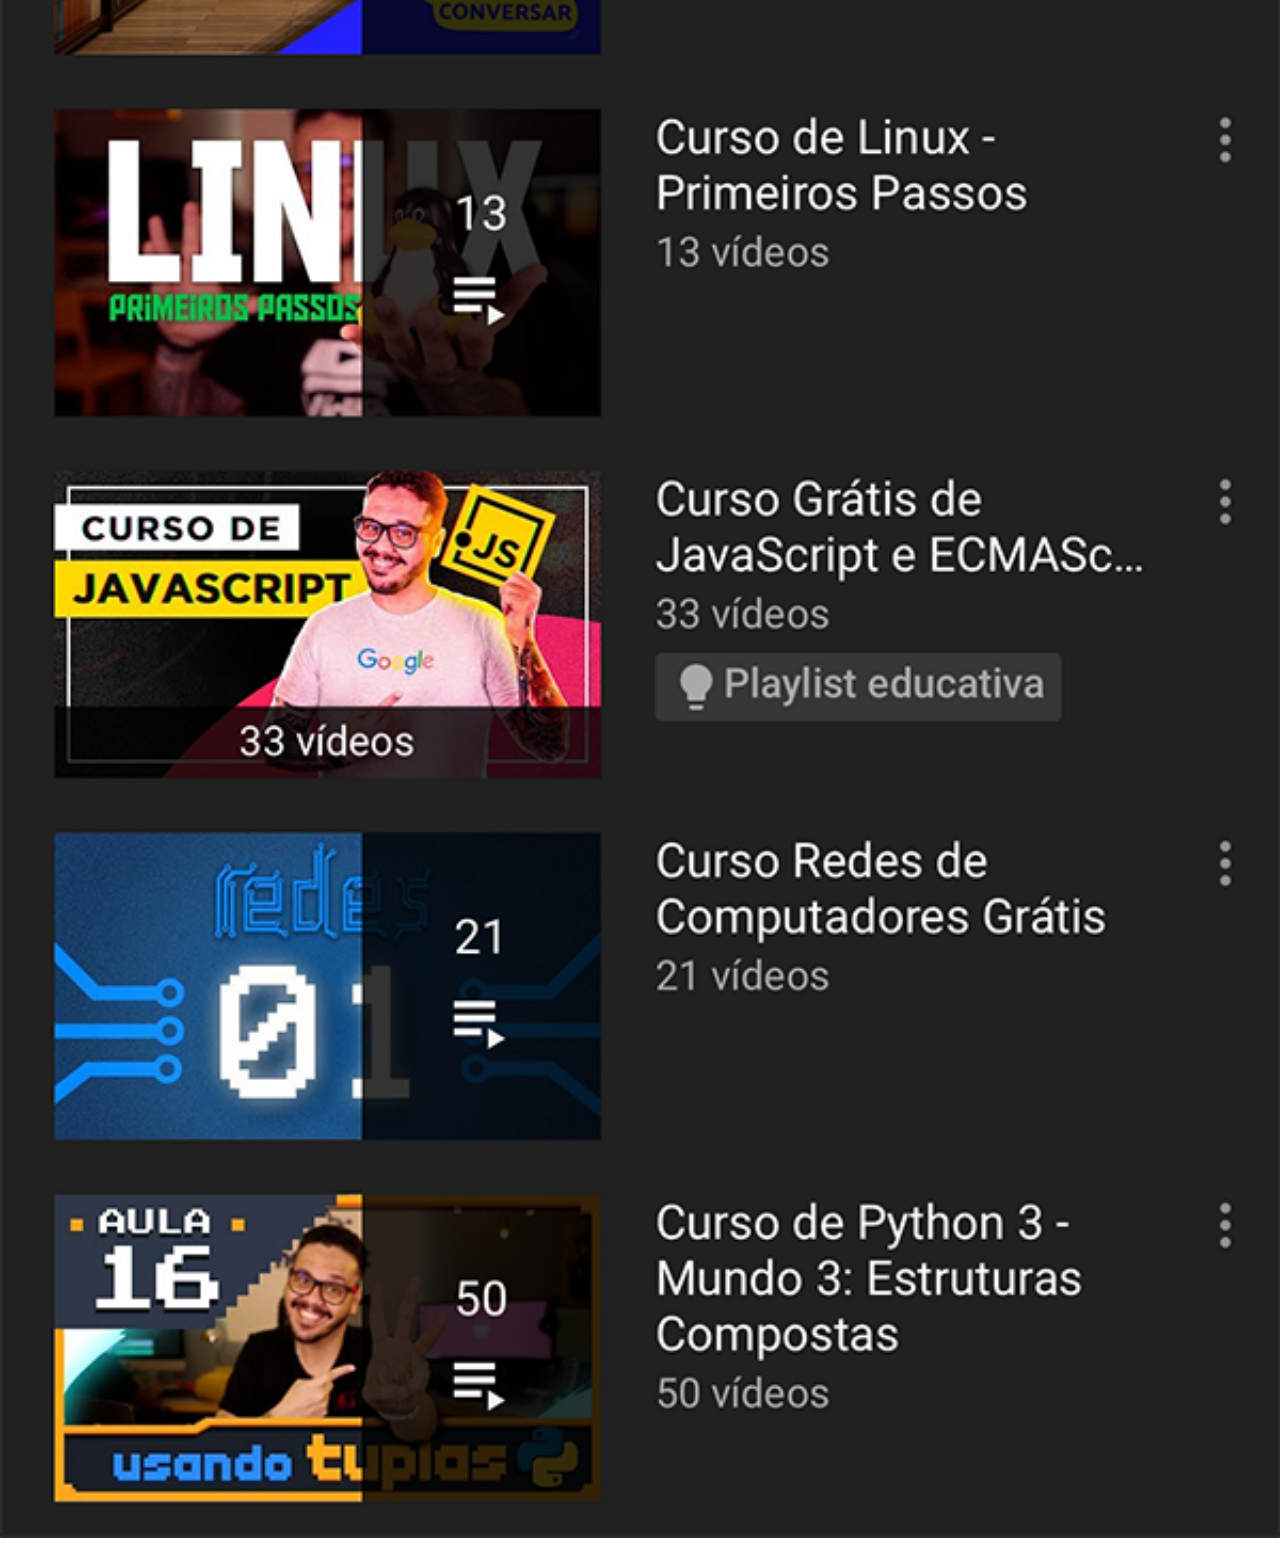
<file: pages/youtube-page.html>
<!DOCTYPE html>
<html lang="pt-br">
<head>
    <meta charset="UTF-8">
    <meta http-equiv="X-UA-Compatible" content="IE=edge">
    <meta name="viewport" content="width=device-width, initial-scale=1.0">
    <title>Home page</title>
    <style>
      *{
         margin: 0px;
         padding: 0px;
      }
      ::-webkit-scrollbar{
         width: 0px;
         height: 0px;
      }
      img{
         width: 100vw;
      }
    </style>
</head>
<body>
   <img src="../imagens/tela-youtube.png" alt="">
</body>
</html>
</file>
<file: style.css>
@charset "UTF-8";
* {
  margin: 0px;
  padding: 0px;
}
/* o html e o body vai ocupar 100% da tela */
html,
body {
  width: 100vw;
  height: 100vh;
  background: url(./imagens/fundo-madeira.jpg) no-repeat top center;
  background-size: cover;
  background-attachment: fixed;
}
/* o main está em posição relativa pois ele esta embrulhando o restante dos conteudos como o proprio telefone */
main {
  position: relative;
  height: 100vh;
 
}
/* a posição absoluta me dá a os parametros necessários para centralizar no meio da página */
section#telefone {
  position: absolute;
  /* uma das várias formas de centralizar um conteudo no centro */
  top: 50%;
  left: 50%;
  transform: translate(-50%, -50%);

  width: 311px;
  height: 627px;
  background: url(./imagens/frame-iphone.png) no-repeat;
}

#tela{
  position: relative;
  top: 80px;
  left: 22px;
  width: 268px;
  height: 472px;
}
.redes__socias{
  text-align: right;
}
a>img{
  width: 50px;
  margin: 10px;
  border-radius: 50%;
}
a>img:hover{
  transform: scale(1.1);
}
</file>
